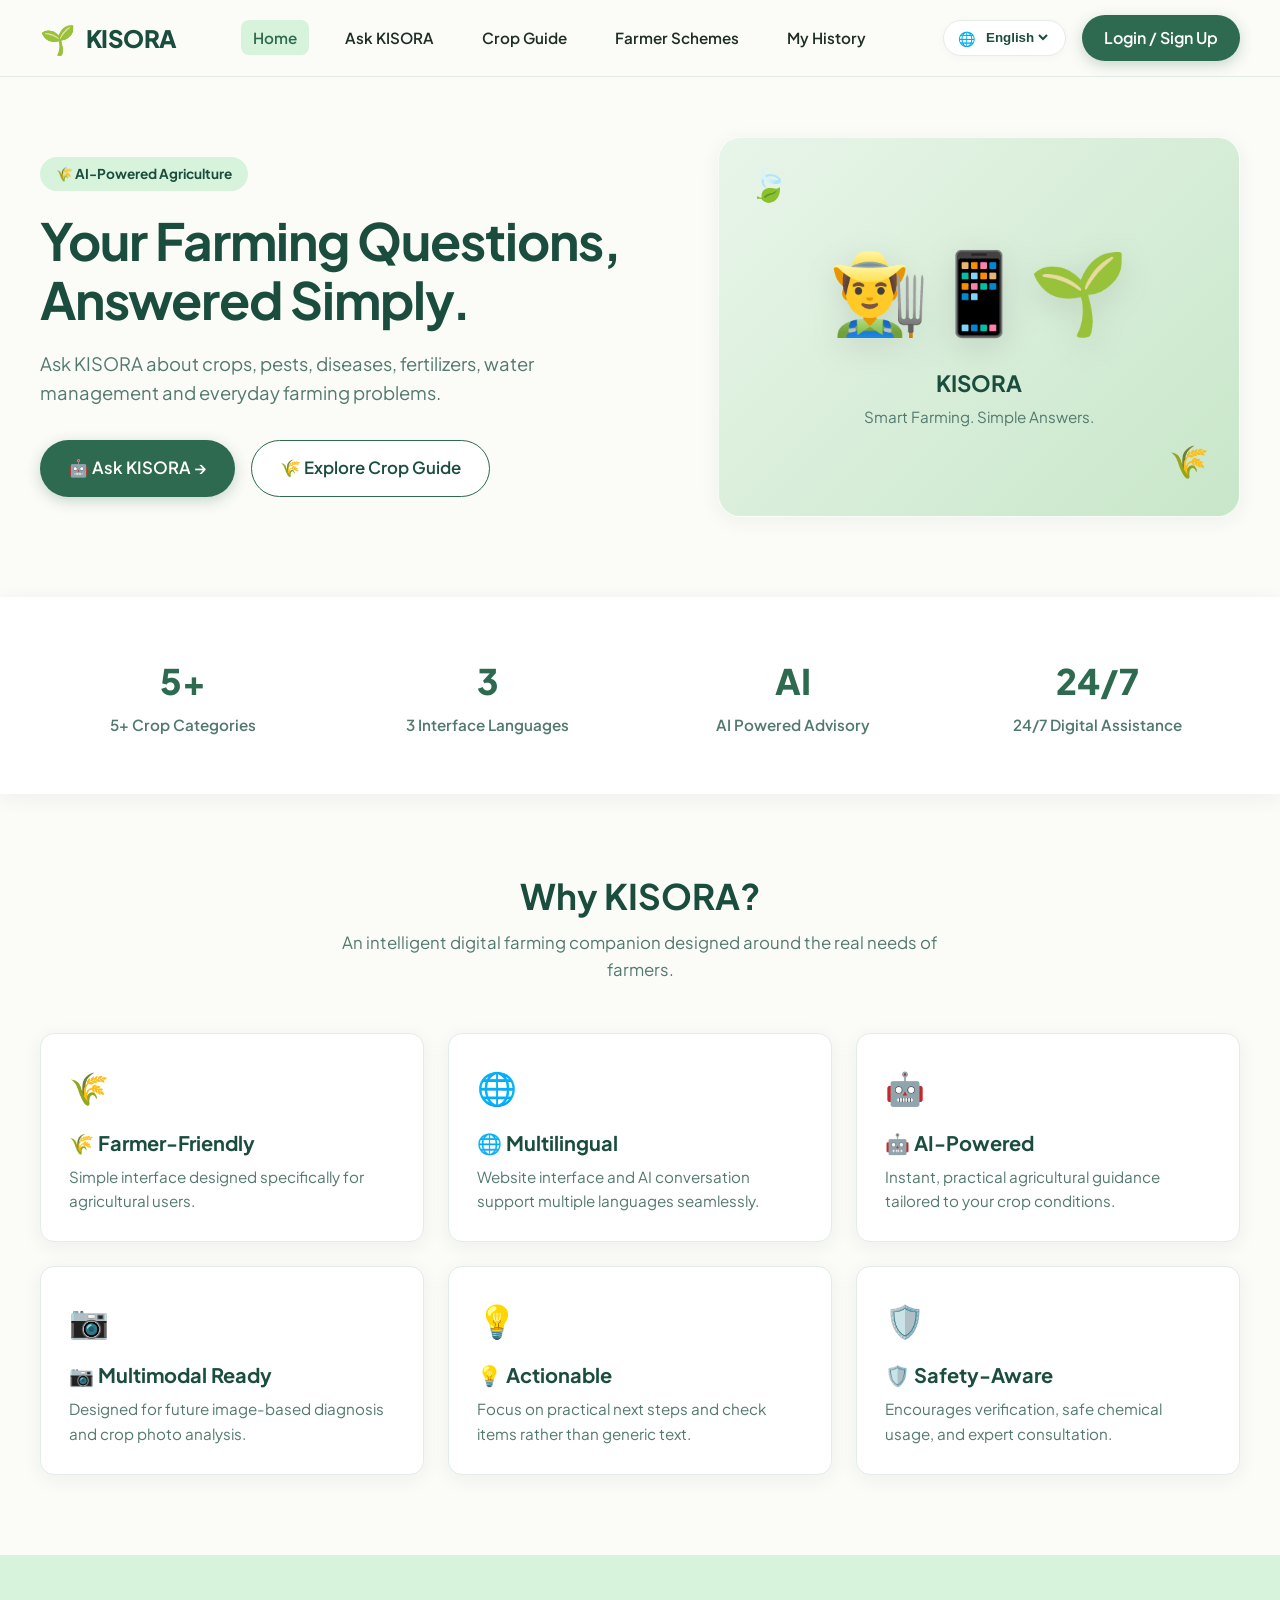
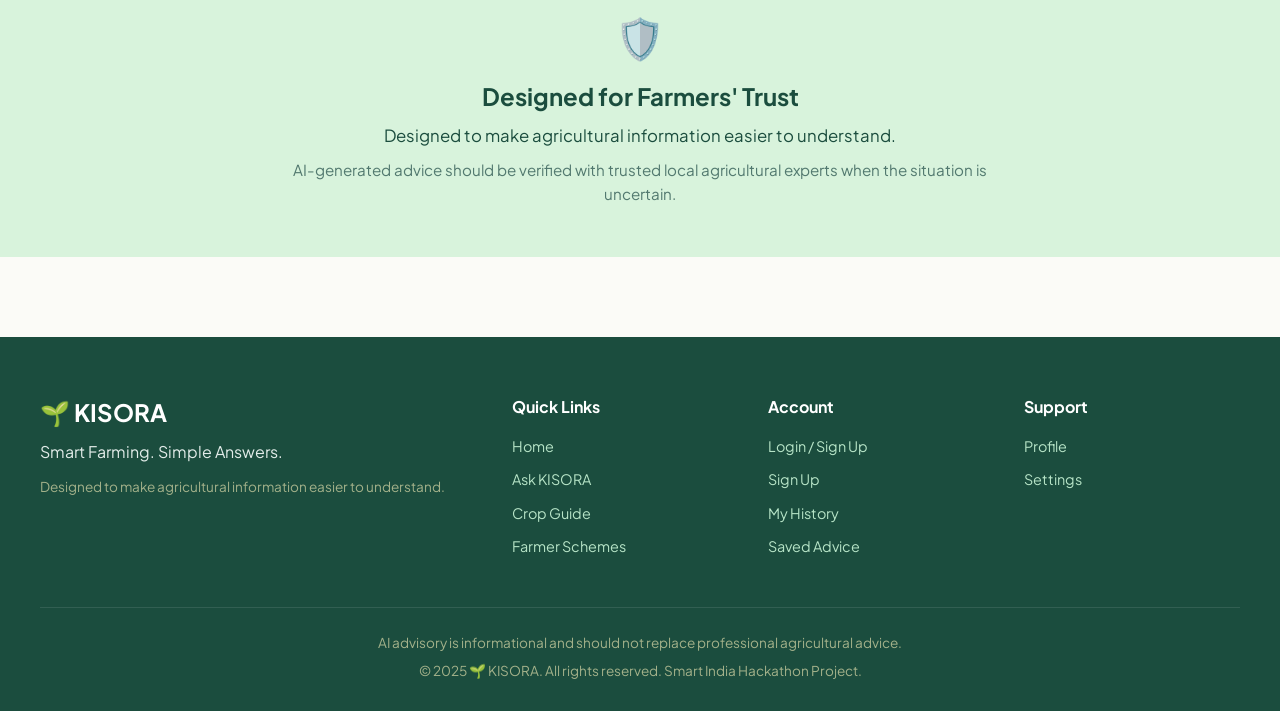
<file: Frontend/index.html>
<!DOCTYPE html>
<html lang="en">
<head>
    <meta charset="UTF-8">
    <meta name="viewport" content="width=device-width, initial-scale=1.0">
    <title>🌱 KISORA - Smart Farming Assistant</title>
    <link rel="preconnect" href="https://fonts.googleapis.com">
    <link rel="preconnect" href="https://fonts.gstatic.com" crossorigin>
    <link href="https://fonts.googleapis.com/css2?family=Plus+Jakarta+Sans:wght@400;500;600;700;800&display=swap" rel="stylesheet">
    <link rel="stylesheet" href="css/style.css">
</head>
<body>

    <!-- Navbar -->
    <nav class="navbar">
        <div class="container navbar-inner">
            <a href="index.html" class="brand-logo">
                <span class="brand-icon">🌱</span>
                <span data-i18n="brandName">KISORA</span>
            </a>

            <ul class="nav-links">
                <li><a href="index.html" class="nav-link active" data-i18n="navHome">Home</a></li>
                <li><a href="ask.html" class="nav-link" data-i18n="navAsk">Ask KISORA</a></li>
                <li><a href="crops.html" class="nav-link" data-i18n="navCrops">Crop Guide</a></li>
                <li><a href="schemes.html" class="nav-link" data-i18n="navSchemes">Farmer Schemes</a></li>
                <li><a href="history.html" class="nav-link" data-i18n="navHistory">My History</a></li>
            </ul>

            <div class="nav-right">
                <div class="website-lang-picker">
                    <span>🌐</span>
                    <select id="websiteLangSelect" onchange="i18n.setLang(this.value)">
                        <option value="en">English</option>
                        <option value="hi">हिन्दी</option>
                        <option value="gu">ગુજરાતી</option>
                    </select>
                </div>

                <div id="navAuthArea">
                    <a href="login.html" class="btn-primary" data-i18n="navLogin">Login / Sign Up</a>
                </div>

                <button class="mobile-toggle" onclick="toggleMobileMenu()">☰</button>
            </div>
        </div>

        <!-- Mobile Navigation Menu -->
        <div class="mobile-menu" id="mobileMenu">
            <a href="index.html" class="nav-link active" data-i18n="navHome">Home</a>
            <a href="ask.html" class="nav-link" data-i18n="navAsk">Ask KISORA</a>
            <a href="crops.html" class="nav-link" data-i18n="navCrops">Crop Guide</a>
            <a href="schemes.html" class="nav-link" data-i18n="navSchemes">Farmer Schemes</a>
            <a href="history.html" class="nav-link" data-i18n="navHistory">My History</a>
            <a href="saved.html" class="nav-link" data-i18n="navSaved">Saved Advice</a>
            <a href="login.html" class="btn-primary" data-i18n="navLogin" style="text-align: center; margin-top: 10px;">Login / Sign Up</a>
        </div>
    </nav>

    <!-- Hero Section -->
    <section class="hero">
        <div class="container hero-grid">
            <div class="hero-content">
                <div class="badge" data-i18n="heroBadge">🌾 AI-Powered Agriculture</div>
                <h1 class="hero-title" data-i18n="heroHeadline">
                    Your Farming Questions, <br><span data-i18n="heroHeadlineHighlight">Answered Simply.</span>
                </h1>
                <p class="hero-subtitle" data-i18n="heroSubheading">
                    Ask KISORA about crops, pests, diseases, fertilizers, water management and everyday farming problems.
                </p>
                <div class="hero-ctas">
                    <a href="ask.html" class="btn-primary" style="padding: 14px 28px; font-size: 1.05rem;" data-i18n="heroCtaAsk">🤖 Ask KISORA →</a>
                    <a href="crops.html" class="btn-secondary" style="padding: 14px 28px; font-size: 1.05rem;" data-i18n="heroCtaCrops">🌾 Explore Crop Guide</a>
                </div>
            </div>

            <div class="hero-visual">
                <span class="floating-leaf leaf1">🍃</span>
                <span class="floating-leaf leaf2">🌾</span>
                <div class="hero-illustration-icon">👨‍🌾📱🌱</div>
                <h3 style="color: var(--primary-deep); font-size: 1.4rem; margin-bottom: 8px;" data-i18n="brandName">KISORA</h3>
                <p style="color: var(--text-muted); font-size: 0.95rem;" data-i18n="tagline">Smart Farming. Simple Answers.</p>
            </div>
        </div>
    </section>

    <!-- Hero Statistics -->
    <section class="stats-section">
        <div class="container stats-grid">
            <div class="stat-card">
                <div class="stat-number">5+</div>
                <div class="stat-label" data-i18n="statCrops">Crop Categories</div>
            </div>
            <div class="stat-card">
                <div class="stat-number">3</div>
                <div class="stat-label" data-i18n="statLangs">Interface Languages</div>
            </div>
            <div class="stat-card">
                <div class="stat-number">AI</div>
                <div class="stat-label" data-i18n="statAi">Powered Advisory</div>
            </div>
            <div class="stat-card">
                <div class="stat-number">24/7</div>
                <div class="stat-label" data-i18n="statSupport">Digital Assistance</div>
            </div>
        </div>
    </section>

    <!-- Why KISORA Section -->
    <section class="features-section">
        <div class="container">
            <div class="section-header">
                <h2 class="section-title" data-i18n="whyTitle">Why KISORA?</h2>
                <p class="section-subtitle" data-i18n="whySub">An intelligent digital farming companion designed around the real needs of farmers.</p>
            </div>

            <div class="features-grid">
                <div class="card">
                    <span class="card-icon">🌾</span>
                    <h3 class="card-title" data-i18n="feat1Title">Farmer-Friendly</h3>
                    <p class="card-text" data-i18n="feat1Desc">Simple interface designed specifically for agricultural users.</p>
                </div>
                <div class="card">
                    <span class="card-icon">🌐</span>
                    <h3 class="card-title" data-i18n="feat2Title">Multilingual</h3>
                    <p class="card-text" data-i18n="feat2Desc">Website interface and AI conversation support multiple languages seamlessly.</p>
                </div>
                <div class="card">
                    <span class="card-icon">🤖</span>
                    <h3 class="card-title" data-i18n="feat3Title">AI-Powered</h3>
                    <p class="card-text" data-i18n="feat3Desc">Instant, practical agricultural guidance tailored to your crop conditions.</p>
                </div>
                <div class="card">
                    <span class="card-icon">📷</span>
                    <h3 class="card-title" data-i18n="feat4Title">Multimodal Ready</h3>
                    <p class="card-text" data-i18n="feat4Desc">Designed for future image-based diagnosis and crop photo analysis.</p>
                </div>
                <div class="card">
                    <span class="card-icon">💡</span>
                    <h3 class="card-title" data-i18n="feat5Title">Actionable</h3>
                    <p class="card-text" data-i18n="feat5Desc">Focus on practical next steps and check items rather than generic text.</p>
                </div>
                <div class="card">
                    <span class="card-icon">🛡️</span>
                    <h3 class="card-title" data-i18n="feat6Title">Safety-Aware</h3>
                    <p class="card-text" data-i18n="feat6Desc">Encourages verification, safe chemical usage, and expert consultation.</p>
                </div>
            </div>
        </div>
    </section>

    <!-- Trust Section -->
    <section style="background: var(--primary-soft); padding: 50px 0; text-align: center;">
        <div class="container" style="max-width: 800px;">
            <span style="font-size: 2.5rem; display: block; margin-bottom: 12px;">🛡️</span>
            <h2 style="margin-bottom: 12px;" data-i18n="trustTitle">Designed for Farmers' Trust</h2>
            <p style="font-size: 1.05rem; color: var(--primary-deep); margin-bottom: 8px;" data-i18n="trustText1">
                Designed to make agricultural information easier to understand.
            </p>
            <p style="font-size: 0.95rem; color: var(--text-muted);" data-i18n="trustText2">
                AI-generated advice should be verified with trusted local agricultural experts when the situation is uncertain.
            </p>
        </div>
    </section>

    <!-- Footer -->
    <footer class="footer">
        <div class="container">
            <div class="footer-grid">
                <div class="footer-brand">
                    <h3>🌱 KISORA</h3>
                    <p data-i18n="tagline">Smart Farming. Simple Answers.</p>
                    <p style="font-size: 0.85rem; color: #a3b18a; margin-top: 12px;" data-i18n="trustText1">
                        Designed to make agricultural information easier to understand.
                    </p>
                </div>

                <div>
                    <h4 class="footer-links-title">Quick Links</h4>
                    <ul class="footer-links">
                        <li><a href="index.html" data-i18n="navHome">Home</a></li>
                        <li><a href="ask.html" data-i18n="navAsk">Ask KISORA</a></li>
                        <li><a href="crops.html" data-i18n="navCrops">Crop Guide</a></li>
                        <li><a href="schemes.html" data-i18n="navSchemes">Farmer Schemes</a></li>
                    </ul>
                </div>

                <div>
                    <h4 class="footer-links-title">Account</h4>
                    <ul class="footer-links">
                        <li><a href="login.html" data-i18n="navLogin">Login</a></li>
                        <li><a href="signup.html">Sign Up</a></li>
                        <li><a href="history.html" data-i18n="navHistory">My History</a></li>
                        <li><a href="saved.html" data-i18n="navSaved">Saved Advice</a></li>
                    </ul>
                </div>

                <div>
                    <h4 class="footer-links-title">Support</h4>
                    <ul class="footer-links">
                        <li><a href="profile.html" data-i18n="navProfile">Profile</a></li>
                        <li><a href="settings.html" data-i18n="navSettings">Settings</a></li>
                    </ul>
                </div>
            </div>

            <div class="footer-bottom">
                <p data-i18n="footerNotice">AI advisory is informational and should not replace professional agricultural advice.</p>
                <p style="margin-top: 6px;">© 2025 🌱 KISORA. <span data-i18n="footerRights">All rights reserved. Smart India Hackathon Project.</span></p>
            </div>
        </div>
    </footer>

    <!-- Toast Container -->
    <div id="toastContainer" class="toast-container"></div>

    <script src="js/i18n.js"></script>
    <script src="js/auth.js"></script>
    <script>
        function toggleMobileMenu() {
            const menu = document.getElementById('mobileMenu');
            menu.classList.toggle('open');
        }

        // Render Navbar user avatar if logged in
        document.addEventListener('DOMContentLoaded', () => {
            const user = authService.getUser();
            const navAuthArea = document.getElementById('navAuthArea');
            if (user && navAuthArea) {
                navAuthArea.innerHTML = `
                    <div class="user-dropdown">
                        <button class="user-avatar-btn" onclick="toggleUserDropdown()">
                            <span>👨‍🌾</span>
                            <span>${user.name}</span>
                            <small>▼</small>
                        </button>
                        <div class="dropdown-menu" id="userDropdownMenu">
                            <a href="dashboard.html" class="dropdown-item">📊 <span data-i18n="navDashboard">Dashboard</span></a>
                            <a href="profile.html" class="dropdown-item">👤 <span data-i18n="navProfile">Profile</span></a>
                            <a href="history.html" class="dropdown-item">📜 <span data-i18n="navHistory">My Questions</span></a>
                            <a href="saved.html" class="dropdown-item">❤️ <span data-i18n="navSaved">Saved Advice</span></a>
                            <a href="settings.html" class="dropdown-item">⚙️ <span data-i18n="navSettings">Settings</span></a>
                            <a href="#" onclick="authService.logout()" class="dropdown-item" style="color: #e63946;">🚪 <span data-i18n="navLogout">Logout</span></a>
                        </div>
                    </div>
                `;
            }
        });

        function toggleUserDropdown() {
            const dropdown = document.getElementById('userDropdownMenu');
            if (dropdown) dropdown.classList.toggle('show');
        }

        function showToast(message) {
            const container = document.getElementById('toastContainer');
            if (!container) return;
            const toast = document.createElement('div');
            toast.className = 'toast';
            toast.innerHTML = `<span>✓</span> <span>${message}</span>`;
            container.appendChild(toast);
            setTimeout(() => toast.remove(), 3000);
        }
    </script>
</body>
</html>
</file>
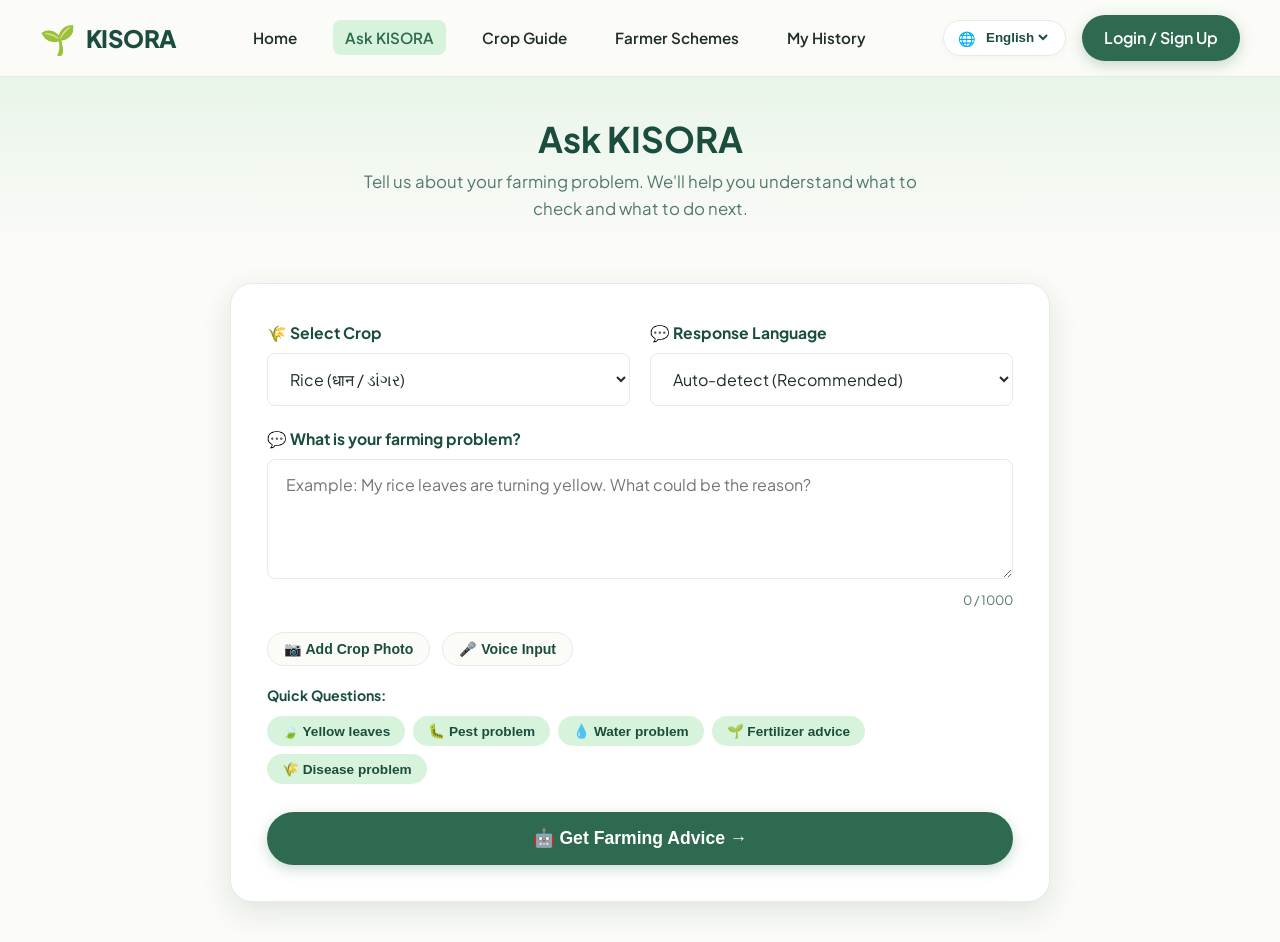
<file: Frontend/ask.html>
<!DOCTYPE html>
<html lang="en">
<head>
    <meta charset="UTF-8">
    <meta name="viewport" content="width=device-width, initial-scale=1.0">
    <title>Ask KISORA - 🌱 Smart Agricultural Advisory</title>
    <link href="https://fonts.googleapis.com/css2?family=Plus+Jakarta+Sans:wght@400;500;600;700;800&display=swap" rel="stylesheet">
    <link rel="stylesheet" href="css/style.css">
</head>
<body>

    <!-- Navbar -->
    <nav class="navbar">
        <div class="container navbar-inner">
            <a href="index.html" class="brand-logo">
                <span class="brand-icon">🌱</span>
                <span data-i18n="brandName">KISORA</span>
            </a>

            <ul class="nav-links">
                <li><a href="index.html" class="nav-link" data-i18n="navHome">Home</a></li>
                <li><a href="ask.html" class="nav-link active" data-i18n="navAsk">Ask KISORA</a></li>
                <li><a href="crops.html" class="nav-link" data-i18n="navCrops">Crop Guide</a></li>
                <li><a href="schemes.html" class="nav-link" data-i18n="navSchemes">Farmer Schemes</a></li>
                <li><a href="history.html" class="nav-link" data-i18n="navHistory">My History</a></li>
            </ul>

            <div class="nav-right">
                <div class="website-lang-picker">
                    <span>🌐</span>
                    <select id="websiteLangSelect" onchange="i18n.setLang(this.value)">
                        <option value="en">English</option>
                        <option value="hi">हिन्दी</option>
                        <option value="gu">ગુજરાતી</option>
                    </select>
                </div>

                <div id="navAuthArea">
                    <a href="login.html" class="btn-primary" data-i18n="navLogin">Login / Sign Up</a>
                </div>

                <button class="mobile-toggle" onclick="toggleMobileMenu()">☰</button>
            </div>
        </div>

        <div class="mobile-menu" id="mobileMenu">
            <a href="index.html" class="nav-link" data-i18n="navHome">Home</a>
            <a href="ask.html" class="nav-link active" data-i18n="navAsk">Ask KISORA</a>
            <a href="crops.html" class="nav-link" data-i18n="navCrops">Crop Guide</a>
            <a href="schemes.html" class="nav-link" data-i18n="navSchemes">Farmer Schemes</a>
            <a href="history.html" class="nav-link" data-i18n="navHistory">My History</a>
            <a href="saved.html" class="nav-link" data-i18n="navSaved">Saved Advice</a>
            <a href="login.html" class="btn-primary" data-i18n="navLogin" style="text-align: center; margin-top: 10px;">Login / Sign Up</a>
        </div>
    </nav>

    <!-- Ask Section Header -->
    <div style="background: linear-gradient(180deg, #e8f5e9 0%, var(--bg-cream) 100%); padding: 40px 0 20px 0; text-align: center;">
        <div class="container">
            <h1 style="font-size: 2.2rem; margin-bottom: 8px;" data-i18n="askTitle">Ask KISORA</h1>
            <p style="color: var(--text-muted); font-size: 1.05rem; max-width: 600px; margin: 0 auto;" data-i18n="askSubtitle">
                Tell us about your farming problem. We'll help you understand what to check and what to do next.
            </p>
        </div>
    </div>

    <!-- Main Advisory Container -->
    <main class="container ask-container">
        <div class="ask-card">

            <div style="display: grid; grid-template-columns: 1fr 1fr; gap: 20px; margin-bottom: 20px;">
                <!-- Crop Selector -->
                <div class="form-group" style="margin-bottom: 0;">
                    <label class="form-label" data-i18n="labelCrop">🌾 Crop</label>
                    <select id="cropSelect" class="form-control">
                        <option value="rice">Rice (धान / ડાંગર)</option>
                        <option value="wheat">Wheat (गेहूं / ઘઉં)</option>
                        <option value="cotton">Cotton (कपास / કપાસ)</option>
                        <option value="groundnut">Groundnut (मूंगफली / મગફળી)</option>
                        <option value="vegetables">Vegetables (सब्जियां / શાકભાજી)</option>
                        <option value="other">Other / General</option>
                    </select>
                </div>

                <!-- Response Language Selector (Decoupled from Website UI Language) -->
                <div class="form-group" style="margin-bottom: 0;">
                    <label class="form-label" data-i18n="labelChatLang">💬 Response Language</label>
                    <select id="chatLangSelect" class="form-control">
                        <option value="auto">Auto-detect (Recommended)</option>
                        <option value="en">English</option>
                        <option value="hi">हिन्दी (Hindi)</option>
                        <option value="gu">ગુજરાતી (Gujarati)</option>
                    </select>
                </div>
            </div>

            <!-- Question Textarea -->
            <div class="form-group">
                <label class="form-label" data-i18n="labelQuestion">💬 What is your farming problem?</label>
                <textarea id="questionInput" class="form-control" placeholder="Example: My rice leaves are turning yellow. What could be the reason?" maxlength="1000" oninput="updateCharCount()"></textarea>
                <div class="char-counter"><span id="charCount">0</span> / 1000</div>
            </div>

            <!-- Tools & Quick Chips -->
            <div class="input-actions">
                <button type="button" class="btn-tool" onclick="triggerPhotoUpload()" data-i18n="addPhotoBtn">📷 Add Crop Photo</button>
                <button type="button" class="btn-tool" id="btnVoice" onclick="toggleVoiceInput()" data-i18n="voiceBtn">🎤 Voice Input</button>
            </div>

            <div class="quick-questions-wrapper">
                <span style="font-size: 0.88rem; font-weight: 700; color: var(--primary-deep);" data-i18n="quickQuestionsTitle">Quick Questions:</span>
                <div class="quick-chips">
                    <button class="chip" onclick="fillQuestion('My crop leaves are turning yellow, what should I do?')" data-i18n="btnQuickYellow">🍃 Yellow leaves</button>
                    <button class="chip" onclick="fillQuestion('There are small insects eating my crop leaves.')" data-i18n="btnQuickPest">🐛 Pest problem</button>
                    <button class="chip" onclick="fillQuestion('How much water and irrigation does my crop need?')" data-i18n="btnQuickWater">💧 Water problem</button>
                    <button class="chip" onclick="fillQuestion('Which fertilizer is best for healthy yield?')" data-i18n="btnQuickFertilizer">🌱 Fertilizer advice</button>
                    <button class="chip" onclick="fillQuestion('How to treat fungal leaf spots on my plants?')" data-i18n="btnQuickDisease">🌾 Disease problem</button>
                </div>
            </div>

            <!-- Primary Action Button -->
            <button id="btnSubmitQuery" class="btn-primary" style="width: 100%; padding: 16px; font-size: 1.1rem; margin-top: 28px;" onclick="submitQuery()">
                <span id="btnText" data-i18n="btnGetAdvice">🤖 Get Farming Advice →</span>
            </button>

            <!-- Loading Box -->
            <div id="loadingBox" class="loading-box">
                <div style="font-weight: 700; color: var(--primary-deep); margin-bottom: 12px; font-size: 1.05rem;" data-i18n="btnThinking">🌱 KISORA is thinking...</div>
                <div class="loading-step"><span class="loading-spinner"></span> <span data-i18n="step1">✓ Understanding your question</span></div>
                <div class="loading-step"><span class="loading-spinner"></span> <span data-i18n="step2">✓ Checking crop context</span></div>
                <div class="loading-step"><span class="loading-spinner"></span> <span data-i18n="step3">● Preparing agricultural guidance</span></div>
            </div>

            <!-- AI Response Display Box -->
            <div id="responseBox" class="ai-response-box">
                <div class="advisory-header">
                    <div style="font-weight: 800; font-size: 1.1rem; display: flex; align-items: center; gap: 8px;">
                        <span>🌱</span> <span data-i18n="responseHeader">KISORA AI RESPONSE</span>
                    </div>
                    <span style="font-size: 0.88rem; background: rgba(255,255,255,0.2); padding: 4px 12px; border-radius: 20px;" data-i18n="statusGenerated">✓ Advisory Generated</span>
                </div>

                <div class="advisory-body">
                    <!-- User Question echo -->
                    <div class="advisory-section">
                        <h4 class="advisory-section-title">💬 <span data-i18n="headingYourQuestion">Your Question</span></h4>
                        <p id="resQuestionText" style="font-style: italic; color: var(--text-dark); background: var(--bg-cream); padding: 12px; border-radius: 6px; border-left: 3px solid var(--primary-main);"></p>
                    </div>

                    <!-- Summary -->
                    <div class="advisory-section">
                        <p id="resSummaryText" style="font-size: 1.05rem; font-weight: 600; color: var(--primary-deep); line-height: 1.5;"></p>
                    </div>

                    <!-- Possible Causes -->
                    <div class="advisory-section">
                        <h4 class="advisory-section-title">🔍 <span data-i18n="headingCauses">Possible Causes</span></h4>
                        <ul id="resCausesList" class="advisory-list"></ul>
                    </div>

                    <!-- What to Check -->
                    <div class="advisory-section">
                        <h4 class="advisory-section-title">📋 <span data-i18n="headingChecklist">What You Should Check</span></h4>
                        <ul id="resChecklistList" class="advisory-list"></ul>
                    </div>

                    <!-- Recommended Steps -->
                    <div class="advisory-section">
                        <h4 class="advisory-section-title">🌱 <span data-i18n="headingSteps">Recommended Steps</span></h4>
                        <ol id="resStepsList" style="padding-left: 20px; color: var(--text-dark);" class="advisory-list"></ol>
                    </div>

                    <!-- Safety Note -->
                    <div class="advisory-section">
                        <div class="safety-box">
                            <strong>⚠️ <span data-i18n="headingSafety">Safety Note</span>:</strong> <span id="resSafetyText"></span>
                        </div>
                    </div>

                    <!-- Expert Escalation -->
                    <div id="resEscalationSection" class="advisory-section" style="display: none;">
                        <div style="background: #eef2f5; border-left: 4px solid var(--primary-light); padding: 12px 16px; border-radius: 4px; font-size: 0.9rem;">
                            <strong>👨‍🌾 <span data-i18n="headingEscalation">When to Consult an Expert</span>:</strong> <span id="resEscalationText"></span>
                        </div>
                    </div>

                    <!-- Actions -->
                    <div class="response-actions">
                        <button class="btn-secondary" onclick="speakResponse()" data-i18n="btnListen">🔊 Listen</button>
                        <button class="btn-secondary" onclick="copyResponse()" data-i18n="btnCopy">📋 Copy</button>
                        <button id="btnSaveAdvice" class="btn-secondary" onclick="saveCurrentAdvice()" data-i18n="btnSave">❤️ Save Advice</button>
                    </div>

                    <!-- Feedback -->
                    <div style="margin-top: 20px; text-align: center; font-size: 0.9rem; color: var(--text-muted);">
                        <span data-i18n="feedbackPrompt">Was this advice helpful?</span>
                        <button class="chip" style="margin-left: 10px;" onclick="handleFeedback(true)" data-i18n="btnYes">👍 Yes</button>
                        <button class="chip" onclick="handleFeedback(false)" data-i18n="btnNo">👎 No</button>
                    </div>
                </div>
            </div>

        </div>
    </main>

    <!-- Toast Notifications -->
    <div id="toastContainer" class="toast-container"></div>

    <script src="js/i18n.js"></script>
    <script src="js/api.js"></script>
    <script src="js/auth.js"></script>
    <script>
        let lastAdvisoryData = null;

        function updateCharCount() {
            const val = document.getElementById('questionInput').value;
            document.getElementById('charCount').innerText = val.length;
        }

        function fillQuestion(text) {
            const input = document.getElementById('questionInput');
            input.value = text;
            updateCharCount();
            input.focus();
        }

        function triggerPhotoUpload() {
            showToast(i18n.t('photoComingSoon'));
        }

        // Voice Input
        let recognition = null;
        if ('webkitSpeechRecognition' in window || 'SpeechRecognition' in window) {
            const SpeechRecognition = window.SpeechRecognition || window.webkitSpeechRecognition;
            recognition = new SpeechRecognition();
            recognition.continuous = false;
            recognition.interimResults = false;

            recognition.onresult = (event) => {
                const transcript = event.results[0][0].transcript;
                document.getElementById('questionInput').value = transcript;
                updateCharCount();
                document.getElementById('btnVoice').innerText = i18n.t('voiceBtn');
                showToast("Voice input captured!");
            };

            recognition.onerror = () => {
                document.getElementById('btnVoice').innerText = i18n.t('voiceBtn');
                showToast("Speech recognition error or denied.");
            };
        }

        function toggleVoiceInput() {
            if (!recognition) {
                showToast("Voice input not supported in this browser.");
                return;
            }
            const btn = document.getElementById('btnVoice');
            btn.innerText = i18n.t('voiceListening');
            recognition.start();
        }

        async function submitQuery() {
            const question = document.getElementById('questionInput').value.trim();
            const crop = document.getElementById('cropSelect').value;
            const chatLanguage = document.getElementById('chatLangSelect').value;

            if (!question) {
                showToast("Please enter a farming question.");
                return;
            }

            const btn = document.getElementById('btnSubmitQuery');
            const btnText = document.getElementById('btnText');
            const loadingBox = document.getElementById('loadingBox');
            const responseBox = document.getElementById('responseBox');

            btn.disabled = true;
            btnText.innerText = i18n.t('btnThinking');
            loadingBox.classList.add('show');
            responseBox.classList.remove('show');

            try {
                const res = await apiService.askKisora({
                    question,
                    crop,
                    chatLanguage
                });

                lastAdvisoryData = res;

                // Add to user history
                authService.addHistoryItem({
                    question: res.question,
                    crop: res.crop,
                    chatLanguage: res.chat_language,
                    advisory: res.advisory
                });

                // Display Advisory
                renderAdvisory(res);
                loadingBox.classList.remove('show');
                responseBox.classList.add('show');
                responseBox.scrollIntoView({ behavior: 'smooth' });

            } catch (err) {
                loadingBox.classList.remove('show');
                showToast(err.message || "Unable to connect to KISORA AI.");
            } finally {
                btn.disabled = false;
                btnText.innerText = i18n.t('btnGetAdvice');
            }
        }

        function renderAdvisory(res) {
            const adv = res.advisory;
            document.getElementById('resQuestionText').innerText = res.question;
            document.getElementById('resSummaryText').innerText = adv.summary;

            // Causes
            const causesList = document.getElementById('resCausesList');
            causesList.innerHTML = adv.possible_causes.map(c => `<li>${c}</li>`).join('');

            // What to check
            const checkList = document.getElementById('resChecklistList');
            checkList.innerHTML = adv.what_to_check.map(c => `<li>${c}</li>`).join('');

            // Steps
            const stepsList = document.getElementById('resStepsList');
            stepsList.innerHTML = adv.recommended_steps.map(s => `<li>${s}</li>`).join('');

            // Safety
            document.getElementById('resSafetyText').innerText = adv.safety_note;

            // Escalation
            const escSec = document.getElementById('resEscalationSection');
            if (adv.expert_escalation) {
                document.getElementById('resEscalationText').innerText = adv.expert_escalation;
                escSec.style.display = 'block';
            } else {
                escSec.style.display = 'none';
            }

            // Reset Save button
            document.getElementById('btnSaveAdvice').innerText = i18n.t('btnSave');
        }

        function speakResponse() {
            if (!lastAdvisoryData) return;
            if ('speechSynthesis' in window) {
                const text = `${lastAdvisoryData.advisory.summary}. Recommended steps: ${lastAdvisoryData.advisory.recommended_steps.join('. ')}`;
                const utterance = new SpeechSynthesisUtterance(text);
                window.speechSynthesis.speak(utterance);
                showToast("Playing voice audio...");
            } else {
                showToast("Text-to-speech not supported.");
            }
        }

        function copyResponse() {
            if (!lastAdvisoryData) return;
            const text = `🌱 KISORA Advisory for ${lastAdvisoryData.crop.toUpperCase()}\nQuestion: ${lastAdvisoryData.question}\n\nSummary:\n${lastAdvisoryData.advisory.summary}\n\nRecommended Steps:\n${lastAdvisoryData.advisory.recommended_steps.map((s,i) => `${i+1}. ${s}`).join('\n')}`;
            navigator.clipboard.writeText(text);
            showToast("Advice copied ✓");
        }

        function saveCurrentAdvice() {
            if (!lastAdvisoryData) return;
            const success = authService.saveAdvice({
                question: lastAdvisoryData.question,
                crop: lastAdvisoryData.crop,
                summary: lastAdvisoryData.advisory.summary,
                recommendedSteps: lastAdvisoryData.advisory.recommended_steps
            });

            if (success) {
                document.getElementById('btnSaveAdvice').innerText = i18n.t('btnSaved');
                showToast("Advice saved ✓");
            } else {
                showToast("Advice already in saved list.");
            }
        }

        function handleFeedback(isHelpful) {
            showToast(isHelpful ? "Thank you for your feedback! 👍" : "Thanks! We'll improve our guidance.");
        }

        function toggleMobileMenu() {
            const menu = document.getElementById('mobileMenu');
            menu.classList.toggle('open');
        }

        function showToast(message) {
            const container = document.getElementById('toastContainer');
            const toast = document.createElement('div');
            toast.className = 'toast';
            toast.innerHTML = `<span>✓</span> <span>${message}</span>`;
            container.appendChild(toast);
            setTimeout(() => toast.remove(), 3000);
        }

        document.addEventListener('DOMContentLoaded', () => {
            const user = authService.getUser();
            const navAuthArea = document.getElementById('navAuthArea');
            if (user && navAuthArea) {
                navAuthArea.innerHTML = `
                    <div class="user-dropdown">
                        <button class="user-avatar-btn" onclick="toggleUserDropdown()">
                            <span>👨‍🌾</span>
                            <span>${user.name}</span>
                            <small>▼</small>
                        </button>
                        <div class="dropdown-menu" id="userDropdownMenu">
                            <a href="dashboard.html" class="dropdown-item">📊 <span data-i18n="navDashboard">Dashboard</span></a>
                            <a href="profile.html" class="dropdown-item">👤 <span data-i18n="navProfile">Profile</span></a>
                            <a href="history.html" class="dropdown-item">📜 <span data-i18n="navHistory">My Questions</span></a>
                            <a href="saved.html" class="dropdown-item">❤️ <span data-i18n="navSaved">Saved Advice</span></a>
                            <a href="settings.html" class="dropdown-item">⚙️ <span data-i18n="navSettings">Settings</span></a>
                            <a href="#" onclick="authService.logout()" class="dropdown-item" style="color: #e63946;">🚪 <span data-i18n="navLogout">Logout</span></a>
                        </div>
                    </div>
                `;
            }
        });

        function toggleUserDropdown() {
            const dropdown = document.getElementById('userDropdownMenu');
            if (dropdown) dropdown.classList.toggle('show');
        }
    </script>
</body>
</html>
</file>
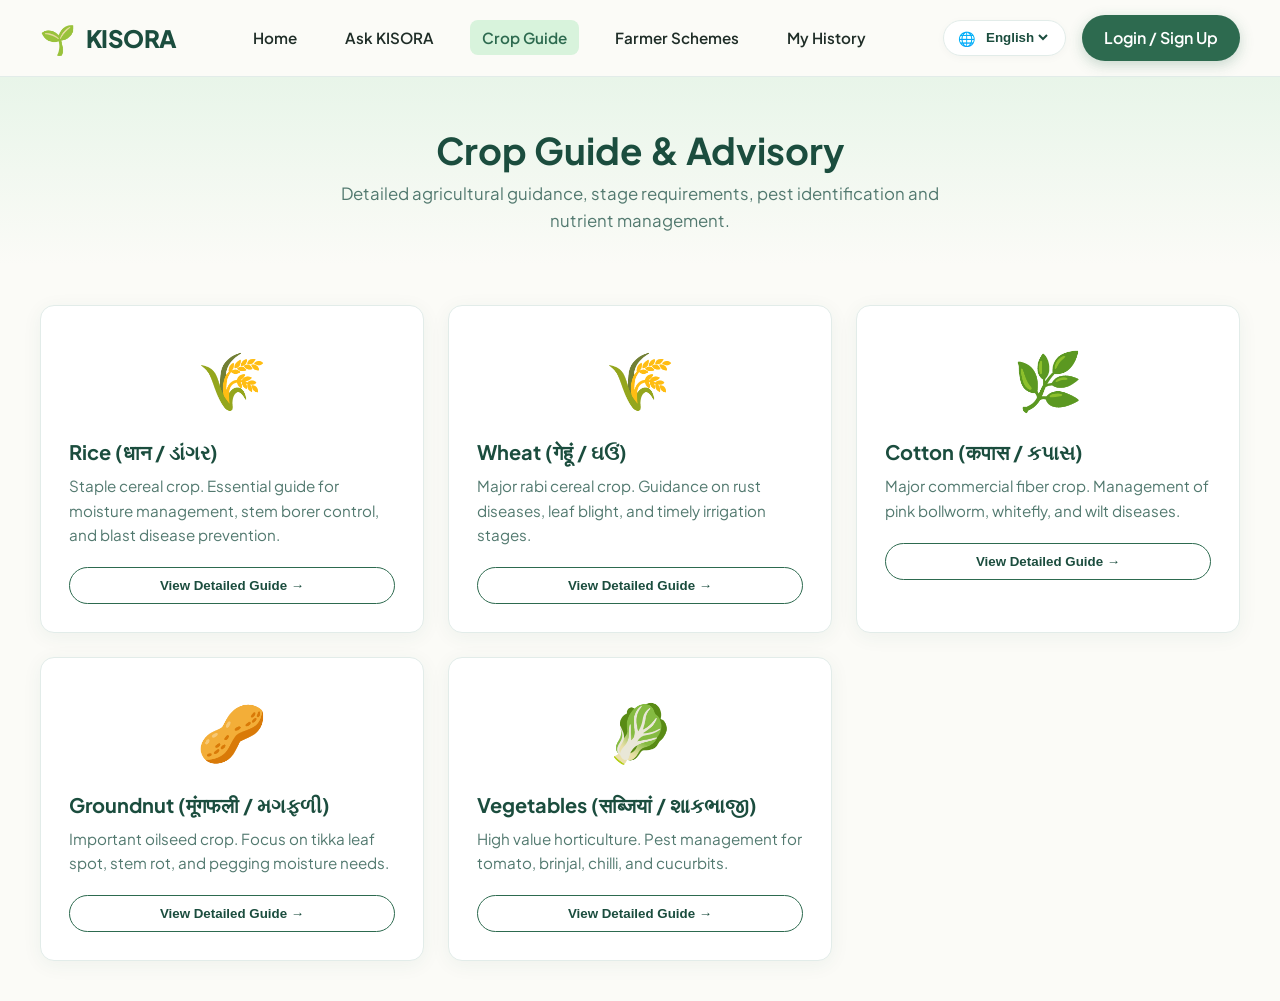
<file: Frontend/crops.html>
<!DOCTYPE html>
<html lang="en">
<head>
    <meta charset="UTF-8">
    <meta name="viewport" content="width=device-width, initial-scale=1.0">
    <title>Crop Guide - 🌱 KISORA</title>
    <link href="https://fonts.googleapis.com/css2?family=Plus+Jakarta+Sans:wght@400;500;600;700;800&display=swap" rel="stylesheet">
    <link rel="stylesheet" href="css/style.css">
</head>
<body>

    <!-- Navbar -->
    <nav class="navbar">
        <div class="container navbar-inner">
            <a href="index.html" class="brand-logo">
                <span class="brand-icon">🌱</span>
                <span data-i18n="brandName">KISORA</span>
            </a>

            <ul class="nav-links">
                <li><a href="index.html" class="nav-link" data-i18n="navHome">Home</a></li>
                <li><a href="ask.html" class="nav-link" data-i18n="navAsk">Ask KISORA</a></li>
                <li><a href="crops.html" class="nav-link active" data-i18n="navCrops">Crop Guide</a></li>
                <li><a href="schemes.html" class="nav-link" data-i18n="navSchemes">Farmer Schemes</a></li>
                <li><a href="history.html" class="nav-link" data-i18n="navHistory">My History</a></li>
            </ul>

            <div class="nav-right">
                <div class="website-lang-picker">
                    <span>🌐</span>
                    <select id="websiteLangSelect" onchange="i18n.setLang(this.value)">
                        <option value="en">English</option>
                        <option value="hi">हिन्दी</option>
                        <option value="gu">ગુજરાતી</option>
                    </select>
                </div>

                <div id="navAuthArea">
                    <a href="login.html" class="btn-primary" data-i18n="navLogin">Login / Sign Up</a>
                </div>

                <button class="mobile-toggle" onclick="toggleMobileMenu()">☰</button>
            </div>
        </div>

        <div class="mobile-menu" id="mobileMenu">
            <a href="index.html" class="nav-link" data-i18n="navHome">Home</a>
            <a href="ask.html" class="nav-link" data-i18n="navAsk">Ask KISORA</a>
            <a href="crops.html" class="nav-link active" data-i18n="navCrops">Crop Guide</a>
            <a href="schemes.html" class="nav-link" data-i18n="navSchemes">Farmer Schemes</a>
            <a href="history.html" class="nav-link" data-i18n="navHistory">My History</a>
            <a href="saved.html" class="nav-link" data-i18n="navSaved">Saved Advice</a>
            <a href="login.html" class="btn-primary" data-i18n="navLogin" style="text-align: center; margin-top: 10px;">Login / Sign Up</a>
        </div>
    </nav>

    <!-- Header -->
    <div style="background: linear-gradient(180deg, #e8f5e9 0%, var(--bg-cream) 100%); padding: 50px 0 30px 0; text-align: center;">
        <div class="container">
            <h1 style="font-size: 2.3rem; margin-bottom: 8px;" data-i18n="cropGuideTitle">Crop Guide & Advisory</h1>
            <p style="color: var(--text-muted); font-size: 1.05rem; max-width: 650px; margin: 0 auto;" data-i18n="cropGuideSubtitle">
                Detailed agricultural guidance, stage requirements, pest identification and nutrient management.
            </p>
        </div>
    </div>

    <!-- Crops Grid -->
    <main class="container" style="padding: 40px 20px;">
        <div class="features-grid">

            <!-- Rice -->
            <div class="card">
                <div style="font-size: 3.5rem; text-align: center; margin-bottom: 16px;">🌾</div>
                <h3 class="card-title" data-i18n="cropRiceName">Rice (धान / ડાંગર)</h3>
                <p class="card-text" style="margin-bottom: 20px;" data-i18n="cropRiceDesc">
                    Staple cereal crop. Essential guide for moisture management, stem borer control, and blast disease prevention.
                </p>
                <button class="btn-secondary" style="width: 100%;" onclick="openCropModal('rice')">
                    <span data-i18n="btnViewGuide">View Detailed Guide →</span>
                </button>
            </div>

            <!-- Wheat -->
            <div class="card">
                <div style="font-size: 3.5rem; text-align: center; margin-bottom: 16px;">🌾</div>
                <h3 class="card-title" data-i18n="cropWheatName">Wheat (गेहूं / ઘઉં)</h3>
                <p class="card-text" style="margin-bottom: 20px;" data-i18n="cropWheatDesc">
                    Major rabi cereal crop. Guidance on rust diseases, leaf blight, and timely irrigation stages.
                </p>
                <button class="btn-secondary" style="width: 100%;" onclick="openCropModal('wheat')">
                    <span data-i18n="btnViewGuide">View Detailed Guide →</span>
                </button>
            </div>

            <!-- Cotton -->
            <div class="card">
                <div style="font-size: 3.5rem; text-align: center; margin-bottom: 16px;">🌿</div>
                <h3 class="card-title" data-i18n="cropCottonName">Cotton (कपास / કપાસ)</h3>
                <p class="card-text" style="margin-bottom: 20px;" data-i18n="cropCottonDesc">
                    Major commercial fiber crop. Management of pink bollworm, whitefly, and wilt diseases.
                </p>
                <button class="btn-secondary" style="width: 100%;" onclick="openCropModal('cotton')">
                    <span data-i18n="btnViewGuide">View Detailed Guide →</span>
                </button>
            </div>

            <!-- Groundnut -->
            <div class="card">
                <div style="font-size: 3.5rem; text-align: center; margin-bottom: 16px;">🥜</div>
                <h3 class="card-title" data-i18n="cropGroundnutName">Groundnut (मूंगफली / મગફળી)</h3>
                <p class="card-text" style="margin-bottom: 20px;" data-i18n="cropGroundnutDesc">
                    Important oilseed crop. Focus on tikka leaf spot, stem rot, and pegging moisture needs.
                </p>
                <button class="btn-secondary" style="width: 100%;" onclick="openCropModal('groundnut')">
                    <span data-i18n="btnViewGuide">View Detailed Guide →</span>
                </button>
            </div>

            <!-- Vegetables -->
            <div class="card">
                <div style="font-size: 3.5rem; text-align: center; margin-bottom: 16px;">🥬</div>
                <h3 class="card-title" data-i18n="cropVegName">Vegetables (सब्जियां / શાકભાજી)</h3>
                <p class="card-text" style="margin-bottom: 20px;" data-i18n="cropVegDesc">
                    High value horticulture. Pest management for tomato, brinjal, chilli, and cucurbits.
                </p>
                <button class="btn-secondary" style="width: 100%;" onclick="openCropModal('vegetables')">
                    <span data-i18n="btnViewGuide">View Detailed Guide →</span>
                </button>
            </div>

        </div>
    </main>

    <!-- Crop Details Modal -->
    <div id="cropModal" style="display: none; position: fixed; inset: 0; background: rgba(0,0,0,0.5); z-index: 2000; align-items: center; justify-content: center; padding: 20px;">
        <div class="card" style="max-width: 680px; width: 100%; max-height: 85vh; overflow-y: auto; position: relative; padding: 32px;">
            <button onclick="closeCropModal()" style="position: absolute; right: 20px; top: 20px; background: none; border: none; font-size: 1.5rem; cursor: pointer; color: var(--text-muted);">✖</button>

            <div id="modalContent"></div>
        </div>
    </div>

    <script src="js/i18n.js"></script>
    <script src="js/auth.js"></script>
    <script>
        const cropDetailsData = {
            rice: {
                title: "🌾 Rice Crop Guide",
                stages: "Nursery (1-20 days), Tillering (21-45 days), Panicle Initiation (46-75 days), Grain Filling (76-110 days).",
                pests: "Yellow Stem Borer, Brown Planthopper (BPH), Leaf Folder.",
                diseases: "Blast disease, Bacterial Leaf Blight, Sheath Blight.",
                water: "Maintain 2-5 cm standing water during tillering and flowering stages; drain fields 10 days before harvest.",
                nutrients: "Recommended NPK 120:60:60 kg/ha. Split Nitrogen applications at planting, tillering, and panicle stages."
            },
            wheat: {
                title: "🌾 Wheat Crop Guide",
                stages: "Crown Root Initiation (21 days), Tillering (40 days), Jointing, Booting, Flowering, Milking, Dough stage.",
                pests: "Aphids, Armyworms, Termites in dry soils.",
                diseases: "Yellow Rust, Brown Rust, Loose Smut, Karnal Bunt.",
                water: "Critical irrigation at Crown Root Initiation (CRI stage) and Flowering stage.",
                nutrients: "Balanced NPK application with Zinc sulfate at sowing."
            },
            cotton: {
                title: "🌿 Cotton Crop Guide",
                stages: "Germination, Vegetative growth, Squaring (flower buds), Flowering & Bolling, Maturity.",
                pests: "Pink Bollworm, Whiteflies, Aphids, Thrips.",
                diseases: "Fusarium Wilt, Root Rot, Cotton Leaf Curl Virus (CLCuV).",
                water: "Avoid waterlogging; deep furrow irrigation recommended.",
                nutrients: "Sufficient Potash for boll development and lint quality."
            },
            groundnut: {
                title: "🥜 Groundnut Crop Guide",
                stages: "Vegetative, Flowering, Pegging (critical stage), Pod Formation, Maturation.",
                pests: "Tobacco Caterpillar, Leaf Miner, White Grub.",
                diseases: "Tikka Leaf Spot, Collar Rot, Stem Rot.",
                water: "Pegging stage requires consistent light soil moisture.",
                nutrients: "Gypsum application (400 kg/ha) at pegging stage for pod formation."
            },
            vegetables: {
                title: "🥬 Vegetables Crop Guide",
                stages: "Transplanting/Direct Sowing, Vegetative, Flowering, Continuous Harvest.",
                pests: "Fruit & Shoot Borer, Whiteflies, Spider Mites.",
                diseases: "Damping off, Powdery Mildew, Early/Late Blight.",
                water: "Drip irrigation with fertigation recommended for maximum efficiency.",
                nutrients: "Organic neem cake & balanced micronutrient foliar sprays."
            }
        };

        function openCropModal(cropKey) {
            const data = cropDetailsData[cropKey];
            if (!data) return;
            const content = document.getElementById('modalContent');
            content.innerHTML = `
                <h2 style="margin-bottom: 16px; color: var(--primary-deep);">${data.title}</h2>
                <div style="display: flex; flex-direction: column; gap: 16px; text-align: left;">
                    <div>
                        <strong style="color: var(--primary-main);">🌱 Growing Stages:</strong>
                        <p style="color: var(--text-dark); margin-top: 4px;">${data.stages}</p>
                    </div>
                    <div>
                        <strong style="color: var(--primary-main);">🐛 Common Pests:</strong>
                        <p style="color: var(--text-dark); margin-top: 4px;">${data.pests}</p>
                    </div>
                    <div>
                        <strong style="color: var(--primary-main);">🌾 Common Diseases:</strong>
                        <p style="color: var(--text-dark); margin-top: 4px;">${data.diseases}</p>
                    </div>
                    <div>
                        <strong style="color: var(--primary-main);">💧 Water Management:</strong>
                        <p style="color: var(--text-dark); margin-top: 4px;">${data.water}</p>
                    </div>
                    <div>
                        <strong style="color: var(--primary-main);">🧪 Nutrient Care:</strong>
                        <p style="color: var(--text-dark); margin-top: 4px;">${data.nutrients}</p>
                    </div>
                </div>
                <button class="btn-primary" style="width: 100%; margin-top: 24px;" onclick="location.href='ask.html?crop=${cropKey}'">
                    🤖 Ask KISORA about ${cropKey.toUpperCase()} →
                </button>
            `;
            document.getElementById('cropModal').style.display = 'flex';
        }

        function closeCropModal() {
            document.getElementById('cropModal').style.display = 'none';
        }

        function toggleMobileMenu() {
            const menu = document.getElementById('mobileMenu');
            menu.classList.toggle('open');
        }

        document.addEventListener('DOMContentLoaded', () => {
            const user = authService.getUser();
            const navAuthArea = document.getElementById('navAuthArea');
            if (user && navAuthArea) {
                navAuthArea.innerHTML = `
                    <div class="user-dropdown">
                        <button class="user-avatar-btn" onclick="toggleUserDropdown()">
                            <span>👨‍🌾</span>
                            <span>${user.name}</span>
                            <small>▼</small>
                        </button>
                        <div class="dropdown-menu" id="userDropdownMenu">
                            <a href="dashboard.html" class="dropdown-item">📊 <span data-i18n="navDashboard">Dashboard</span></a>
                            <a href="profile.html" class="dropdown-item">👤 <span data-i18n="navProfile">Profile</span></a>
                            <a href="history.html" class="dropdown-item">📜 <span data-i18n="navHistory">My Questions</span></a>
                            <a href="saved.html" class="dropdown-item">❤️ <span data-i18n="navSaved">Saved Advice</span></a>
                            <a href="settings.html" class="dropdown-item">⚙️ <span data-i18n="navSettings">Settings</span></a>
                            <a href="#" onclick="authService.logout()" class="dropdown-item" style="color: #e63946;">🚪 <span data-i18n="navLogout">Logout</span></a>
                        </div>
                    </div>
                `;
            }
        });

        function toggleUserDropdown() {
            const dropdown = document.getElementById('userDropdownMenu');
            if (dropdown) dropdown.classList.toggle('show');
        }
    </script>
</body>
</html>
</file>
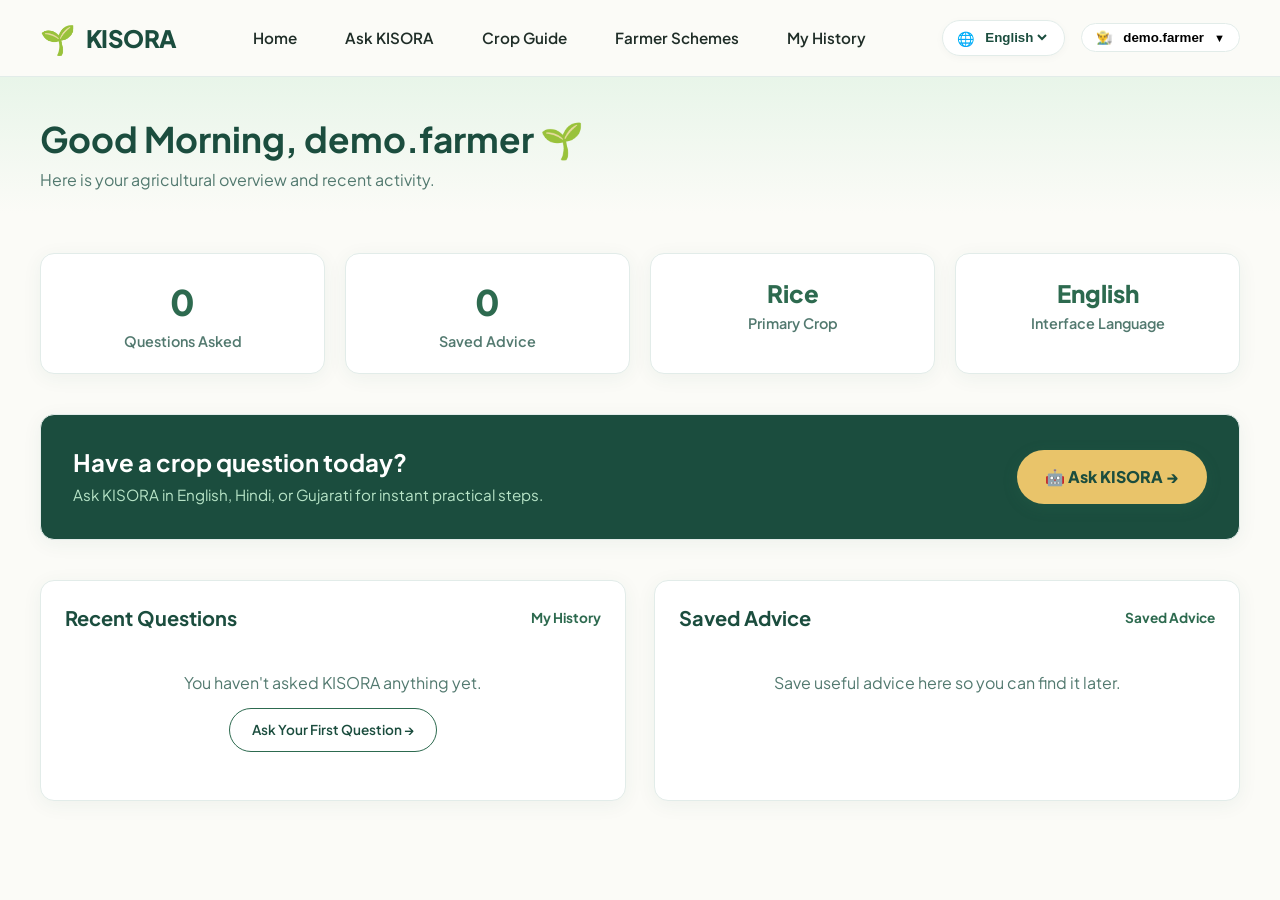
<file: Frontend/dashboard.html>
<!DOCTYPE html>
<html lang="en">
<head>
    <meta charset="UTF-8">
    <meta name="viewport" content="width=device-width, initial-scale=1.0">
    <title>Farmer Dashboard - 🌱 KISORA</title>
    <link href="https://fonts.googleapis.com/css2?family=Plus+Jakarta+Sans:wght@400;500;600;700;800&display=swap" rel="stylesheet">
    <link rel="stylesheet" href="css/style.css">
</head>
<body>

    <!-- Navbar -->
    <nav class="navbar">
        <div class="container navbar-inner">
            <a href="index.html" class="brand-logo">
                <span class="brand-icon">🌱</span>
                <span data-i18n="brandName">KISORA</span>
            </a>

            <ul class="nav-links">
                <li><a href="index.html" class="nav-link" data-i18n="navHome">Home</a></li>
                <li><a href="ask.html" class="nav-link" data-i18n="navAsk">Ask KISORA</a></li>
                <li><a href="crops.html" class="nav-link" data-i18n="navCrops">Crop Guide</a></li>
                <li><a href="schemes.html" class="nav-link" data-i18n="navSchemes">Farmer Schemes</a></li>
                <li><a href="history.html" class="nav-link" data-i18n="navHistory">My History</a></li>
            </ul>

            <div class="nav-right">
                <div class="website-lang-picker">
                    <span>🌐</span>
                    <select id="websiteLangSelect" onchange="i18n.setLang(this.value)">
                        <option value="en">English</option>
                        <option value="hi">हिन्दी</option>
                        <option value="gu">ગુજરાતી</option>
                    </select>
                </div>

                <div id="navAuthArea">
                    <a href="login.html" class="btn-primary" data-i18n="navLogin">Login / Sign Up</a>
                </div>

                <button class="mobile-toggle" onclick="toggleMobileMenu()">☰</button>
            </div>
        </div>

        <div class="mobile-menu" id="mobileMenu">
            <a href="index.html" class="nav-link" data-i18n="navHome">Home</a>
            <a href="ask.html" class="nav-link" data-i18n="navAsk">Ask KISORA</a>
            <a href="crops.html" class="nav-link" data-i18n="navCrops">Crop Guide</a>
            <a href="schemes.html" class="nav-link" data-i18n="navSchemes">Farmer Schemes</a>
            <a href="history.html" class="nav-link" data-i18n="navHistory">My History</a>
            <a href="saved.html" class="nav-link" data-i18n="navSaved">Saved Advice</a>
            <a href="login.html" class="btn-primary" data-i18n="navLogin" style="text-align: center; margin-top: 10px;">Login / Sign Up</a>
        </div>
    </nav>

    <!-- Header -->
    <div style="background: linear-gradient(180deg, #e8f5e9 0%, var(--bg-cream) 100%); padding: 40px 0 20px 0;">
        <div class="container">
            <h1 style="font-size: 2.2rem; margin-bottom: 6px;"><span data-i18n="dashGreeting">Good Morning</span>, <span id="dashFarmerName">Farmer</span> 🌱</h1>
            <p style="color: var(--text-muted); font-size: 1rem;" data-i18n="dashSubtitle">Here is your agricultural overview and recent activity.</p>
        </div>
    </div>

    <main class="container" style="padding: 40px 20px;">

        <!-- Quick Stats -->
        <div class="stats-grid" style="margin-bottom: 40px;">
            <div class="card" style="text-align: center; padding: 20px;">
                <div id="statQuestionsVal" style="font-size: 2.2rem; font-weight: 800; color: var(--primary-main);">0</div>
                <div style="font-size: 0.9rem; color: var(--text-muted); font-weight: 600;" data-i18n="statQuestionsAsked">Questions Asked</div>
            </div>
            <div class="card" style="text-align: center; padding: 20px;">
                <div id="statSavedVal" style="font-size: 2.2rem; font-weight: 800; color: var(--primary-main);">0</div>
                <div style="font-size: 0.9rem; color: var(--text-muted); font-weight: 600;" data-i18n="statSavedAdvice">Saved Advice</div>
            </div>
            <div class="card" style="text-align: center; padding: 20px;">
                <div id="statCropVal" style="font-size: 1.5rem; font-weight: 800; color: var(--primary-main);">Rice</div>
                <div style="font-size: 0.9rem; color: var(--text-muted); font-weight: 600;" data-i18n="statPrimaryCrop">Primary Crop</div>
            </div>
            <div class="card" style="text-align: center; padding: 20px;">
                <div id="statLangVal" style="font-size: 1.5rem; font-weight: 800; color: var(--primary-main);">English</div>
                <div style="font-size: 0.9rem; color: var(--text-muted); font-weight: 600;" data-i18n="statPrefLang">Interface Language</div>
            </div>
        </div>

        <!-- Quick Actions Banner -->
        <div class="card" style="background: var(--primary-deep); color: #ffffff; padding: 32px; margin-bottom: 40px; display: flex; justify-content: space-between; align-items: center; flex-wrap: wrap; gap: 20px;">
            <div>
                <h3 style="color: #ffffff; font-size: 1.5rem; margin-bottom: 6px;">Have a crop question today?</h3>
                <p style="color: #b7e4c7; font-size: 0.95rem;">Ask KISORA in English, Hindi, or Gujarati for instant practical steps.</p>
            </div>
            <a href="ask.html" class="btn-primary" style="background: var(--accent-gold); color: var(--primary-deep) !important; padding: 14px 28px; font-weight: 800;" data-i18n="heroCtaAsk">🤖 Ask KISORA →</a>
        </div>

        <!-- Recent Activity & Saved Advice Grid -->
        <div style="display: grid; grid-template-columns: 1fr 1fr; gap: 28px;">

            <!-- Recent Questions -->
            <div class="card" style="padding: 24px;">
                <h3 style="font-size: 1.25rem; margin-bottom: 16px; display: flex; justify-content: space-between; align-items: center;">
                    <span data-i18n="recentQuestionsTitle">Recent Questions</span>
                    <a href="history.html" style="font-size: 0.85rem; color: var(--primary-main);" data-i18n="navHistory">View All →</a>
                </h3>
                <div id="dashHistoryContainer"></div>
            </div>

            <!-- Saved Advice -->
            <div class="card" style="padding: 24px;">
                <h3 style="font-size: 1.25rem; margin-bottom: 16px; display: flex; justify-content: space-between; align-items: center;">
                    <span data-i18n="savedAdviceTitle">Saved Advice</span>
                    <a href="saved.html" style="font-size: 0.85rem; color: var(--primary-main);" data-i18n="navSaved">View All →</a>
                </h3>
                <div id="dashSavedContainer"></div>
            </div>

        </div>

    </main>

    <script src="js/i18n.js"></script>
    <script src="js/auth.js"></script>
    <script>
        document.addEventListener('DOMContentLoaded', () => {
            let user = authService.getUser();
            if (!user) {
                user = authService.login("demo.farmer@kisora.org", "demo123", true);
            }

            document.getElementById('dashFarmerName').innerText = user.name;
            document.getElementById('statCropVal').innerText = user.primaryCrop || "Rice";
            document.getElementById('statLangVal').innerText = (user.websiteLanguage === 'hi') ? 'हिन्दी' : (user.websiteLanguage === 'gu') ? 'ગુજરાતી' : 'English';

            const history = authService.getHistory();
            const saved = authService.getSavedAdvice();

            document.getElementById('statQuestionsVal').innerText = history.length;
            document.getElementById('statSavedVal').innerText = saved.length;

            // Render Recent Questions
            const dashHistoryContainer = document.getElementById('dashHistoryContainer');
            if (history.length === 0) {
                dashHistoryContainer.innerHTML = `
                    <div style="text-align: center; padding: 24px; color: var(--text-muted);">
                        <p data-i18n="noRecentQuestions">You haven't asked KISORA anything yet.</p>
                        <a href="ask.html" class="btn-secondary" style="margin-top: 12px; font-size: 0.85rem;" data-i18n="btnAskFirst">Ask Your First Question →</a>
                    </div>
                `;
            } else {
                dashHistoryContainer.innerHTML = history.slice(0, 3).map(item => `
                    <div style="border-bottom: 1px solid var(--border-light); padding: 12px 0;">
                        <div style="font-size: 0.8rem; color: var(--primary-main); font-weight: 700; text-transform: uppercase;">🌾 ${item.crop} • ${item.date}</div>
                        <div style="font-weight: 600; font-size: 0.95rem; margin: 4px 0;">"${item.question}"</div>
                        <div style="font-size: 0.85rem; color: var(--text-muted); text-overflow: ellipsis; overflow: hidden; white-space: nowrap;">${item.advisory?.summary || ''}</div>
                    </div>
                `).join('');
            }

            // Render Saved Advice
            const dashSavedContainer = document.getElementById('dashSavedContainer');
            if (saved.length === 0) {
                dashSavedContainer.innerHTML = `
                    <div style="text-align: center; padding: 24px; color: var(--text-muted);">
                        <p data-i18n="noSavedAdvice">Save useful advice here so you can find it later.</p>
                    </div>
                `;
            } else {
                dashSavedContainer.innerHTML = saved.slice(0, 3).map(item => `
                    <div style="border-bottom: 1px solid var(--border-light); padding: 12px 0;">
                        <div style="font-size: 0.8rem; color: var(--primary-main); font-weight: 700; text-transform: uppercase;">🌾 ${item.crop} • Saved on ${item.savedAt}</div>
                        <div style="font-weight: 600; font-size: 0.95rem; margin: 4px 0;">"${item.question}"</div>
                    </div>
                `).join('');
            }

            // Render Nav User
            const navAuthArea = document.getElementById('navAuthArea');
            if (navAuthArea) {
                navAuthArea.innerHTML = `
                    <div class="user-dropdown">
                        <button class="user-avatar-btn" onclick="toggleUserDropdown()">
                            <span>👨‍🌾</span>
                            <span>${user.name}</span>
                            <small>▼</small>
                        </button>
                        <div class="dropdown-menu" id="userDropdownMenu">
                            <a href="dashboard.html" class="dropdown-item">📊 <span data-i18n="navDashboard">Dashboard</span></a>
                            <a href="profile.html" class="dropdown-item">👤 <span data-i18n="navProfile">Profile</span></a>
                            <a href="history.html" class="dropdown-item">📜 <span data-i18n="navHistory">My Questions</span></a>
                            <a href="saved.html" class="dropdown-item">❤️ <span data-i18n="navSaved">Saved Advice</span></a>
                            <a href="settings.html" class="dropdown-item">⚙️ <span data-i18n="navSettings">Settings</span></a>
                            <a href="#" onclick="authService.logout()" class="dropdown-item" style="color: #e63946;">🚪 <span data-i18n="navLogout">Logout</span></a>
                        </div>
                    </div>
                `;
            }
        });

        function toggleUserDropdown() {
            const dropdown = document.getElementById('userDropdownMenu');
            if (dropdown) dropdown.classList.toggle('show');
        }

        function toggleMobileMenu() {
            const menu = document.getElementById('mobileMenu');
            menu.classList.toggle('open');
        }
    </script>
</body>
</html>
</file>
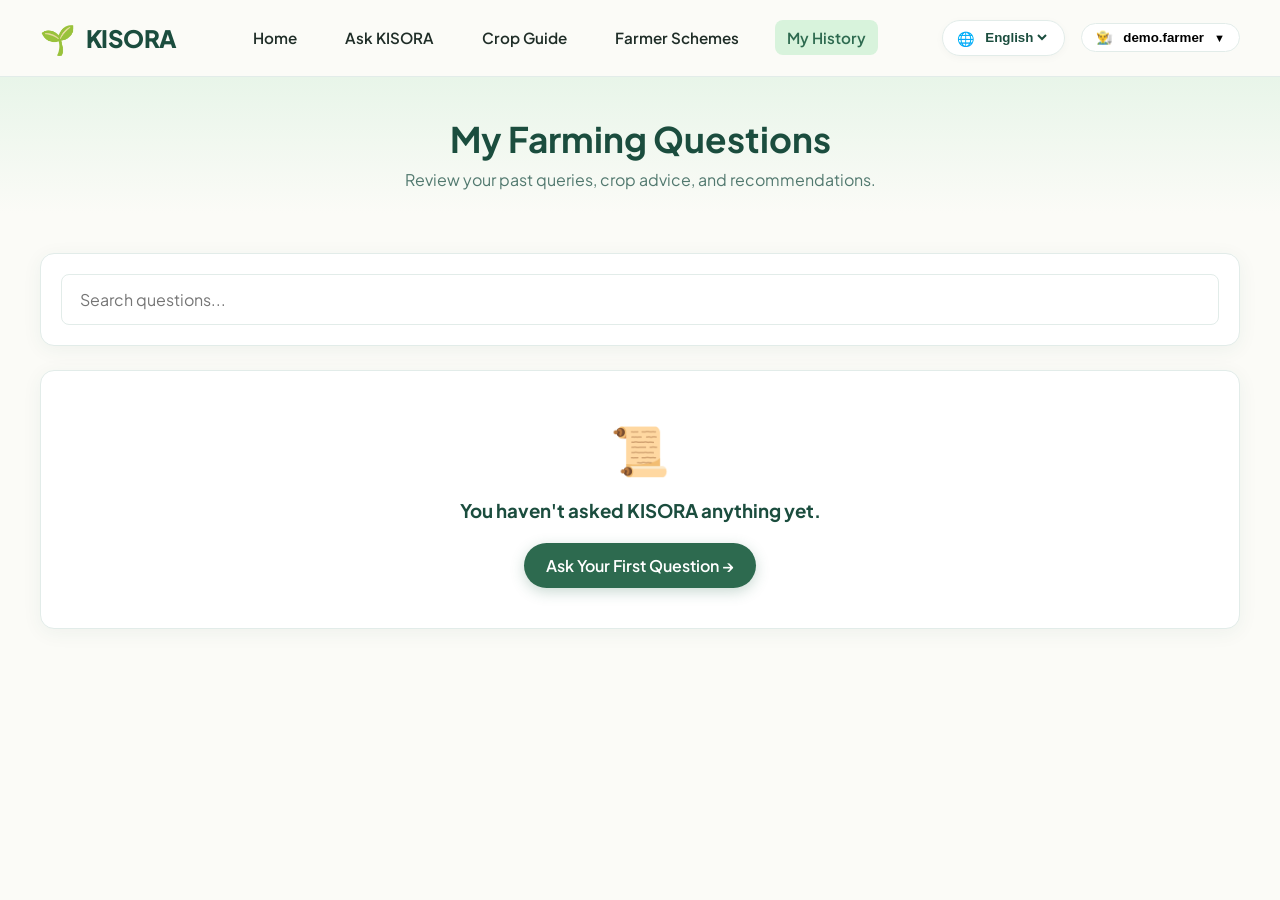
<file: Frontend/history.html>
<!DOCTYPE html>
<html lang="en">
<head>
    <meta charset="UTF-8">
    <meta name="viewport" content="width=device-width, initial-scale=1.0">
    <title>My Farming Questions - 🌱 KISORA</title>
    <link href="https://fonts.googleapis.com/css2?family=Plus+Jakarta+Sans:wght@400;500;600;700;800&display=swap" rel="stylesheet">
    <link rel="stylesheet" href="css/style.css">
</head>
<body>

    <!-- Navbar -->
    <nav class="navbar">
        <div class="container navbar-inner">
            <a href="index.html" class="brand-logo">
                <span class="brand-icon">🌱</span>
                <span data-i18n="brandName">KISORA</span>
            </a>

            <ul class="nav-links">
                <li><a href="index.html" class="nav-link" data-i18n="navHome">Home</a></li>
                <li><a href="ask.html" class="nav-link" data-i18n="navAsk">Ask KISORA</a></li>
                <li><a href="crops.html" class="nav-link" data-i18n="navCrops">Crop Guide</a></li>
                <li><a href="schemes.html" class="nav-link" data-i18n="navSchemes">Farmer Schemes</a></li>
                <li><a href="history.html" class="nav-link active" data-i18n="navHistory">My History</a></li>
            </ul>

            <div class="nav-right">
                <div class="website-lang-picker">
                    <span>🌐</span>
                    <select id="websiteLangSelect" onchange="i18n.setLang(this.value)">
                        <option value="en">English</option>
                        <option value="hi">हिन्दी</option>
                        <option value="gu">ગુજરાતી</option>
                    </select>
                </div>

                <div id="navAuthArea">
                    <a href="login.html" class="btn-primary" data-i18n="navLogin">Login / Sign Up</a>
                </div>

                <button class="mobile-toggle" onclick="toggleMobileMenu()">☰</button>
            </div>
        </div>

        <div class="mobile-menu" id="mobileMenu">
            <a href="index.html" class="nav-link" data-i18n="navHome">Home</a>
            <a href="ask.html" class="nav-link" data-i18n="navAsk">Ask KISORA</a>
            <a href="crops.html" class="nav-link" data-i18n="navCrops">Crop Guide</a>
            <a href="schemes.html" class="nav-link" data-i18n="navSchemes">Farmer Schemes</a>
            <a href="history.html" class="nav-link active" data-i18n="navHistory">My History</a>
            <a href="saved.html" class="nav-link" data-i18n="navSaved">Saved Advice</a>
            <a href="login.html" class="btn-primary" data-i18n="navLogin" style="text-align: center; margin-top: 10px;">Login / Sign Up</a>
        </div>
    </nav>

    <!-- Header -->
    <div style="background: linear-gradient(180deg, #e8f5e9 0%, var(--bg-cream) 100%); padding: 40px 0 20px 0; text-align: center;">
        <div class="container">
            <h1 style="font-size: 2.2rem; margin-bottom: 6px;" data-i18n="historyTitle">My Farming Questions</h1>
            <p style="color: var(--text-muted); font-size: 1rem;" data-i18n="historySubtitle">Review your past queries, crop advice, and recommendations.</p>
        </div>
    </div>

    <main class="container" style="padding: 40px 20px;">
        <div class="card" style="margin-bottom: 24px; padding: 20px;">
            <input type="text" id="searchHistory" class="form-control" placeholder="Search questions..." oninput="renderHistoryList()">
        </div>

        <div id="historyList"></div>
    </main>

    <!-- Toast Container -->
    <div id="toastContainer" class="toast-container"></div>

    <script src="js/i18n.js"></script>
    <script src="js/auth.js"></script>
    <script>
        function renderHistoryList() {
            const query = document.getElementById('searchHistory').value.toLowerCase();
            const history = authService.getHistory();
            const container = document.getElementById('historyList');

            const filtered = history.filter(h => h.question.toLowerCase().includes(query) || h.crop.toLowerCase().includes(query));

            if (filtered.length === 0) {
                container.innerHTML = `
                    <div class="card" style="text-align: center; padding: 40px;">
                        <span style="font-size: 3rem;">📜</span>
                        <h3 style="margin-top: 12px; margin-bottom: 8px;" data-i18n="emptyHistory">You haven't asked KISORA anything yet.</h3>
                        <a href="ask.html" class="btn-primary" style="margin-top: 12px;" data-i18n="btnAskFirst">Ask Your First Question →</a>
                    </div>
                `;
                return;
            }

            container.innerHTML = filtered.map(item => `
                <div class="card" style="margin-bottom: 20px; padding: 24px;">
                    <div style="display: flex; justify-content: space-between; align-items: center; margin-bottom: 12px; flex-wrap: wrap; gap: 8px;">
                        <span class="badge">🌾 ${item.crop.toUpperCase()} • ${item.date}</span>
                        <button class="chip" style="background: #ffebee; color: #c62828;" onclick="deleteHistory('${item.id}')">🗑️ Delete</button>
                    </div>
                    <h3 style="font-size: 1.15rem; margin-bottom: 12px; color: var(--primary-deep);">"${item.question}"</h3>
                    <p style="color: var(--text-dark); background: var(--bg-cream); padding: 14px; border-radius: var(--radius-sm); border-left: 3px solid var(--primary-main);">
                        ${item.advisory?.summary || ''}
                    </p>
                </div>
            `).join('');
        }

        function deleteHistory(id) {
            authService.deleteHistoryItem(id);
            showToast("Question deleted from history");
            renderHistoryList();
        }

        function toggleMobileMenu() {
            const menu = document.getElementById('mobileMenu');
            menu.classList.toggle('open');
        }

        function showToast(message) {
            const container = document.getElementById('toastContainer');
            const toast = document.createElement('div');
            toast.className = 'toast';
            toast.innerHTML = `<span>✓</span> <span>${message}</span>`;
            container.appendChild(toast);
            setTimeout(() => toast.remove(), 3000);
        }

        document.addEventListener('DOMContentLoaded', () => {
            renderHistoryList();
            const user = authService.getUser();
            const navAuthArea = document.getElementById('navAuthArea');
            if (user && navAuthArea) {
                navAuthArea.innerHTML = `
                    <div class="user-dropdown">
                        <button class="user-avatar-btn" onclick="toggleUserDropdown()">
                            <span>👨‍🌾</span>
                            <span>${user.name}</span>
                            <small>▼</small>
                        </button>
                        <div class="dropdown-menu" id="userDropdownMenu">
                            <a href="dashboard.html" class="dropdown-item">📊 <span data-i18n="navDashboard">Dashboard</span></a>
                            <a href="profile.html" class="dropdown-item">👤 <span data-i18n="navProfile">Profile</span></a>
                            <a href="history.html" class="dropdown-item">📜 <span data-i18n="navHistory">My Questions</span></a>
                            <a href="saved.html" class="dropdown-item">❤️ <span data-i18n="navSaved">Saved Advice</span></a>
                            <a href="settings.html" class="dropdown-item">⚙️ <span data-i18n="navSettings">Settings</span></a>
                            <a href="#" onclick="authService.logout()" class="dropdown-item" style="color: #e63946;">🚪 <span data-i18n="navLogout">Logout</span></a>
                        </div>
                    </div>
                `;
            }
        });

        function toggleUserDropdown() {
            const dropdown = document.getElementById('userDropdownMenu');
            if (dropdown) dropdown.classList.toggle('show');
        }
    </script>
</body>
</html>
</file>
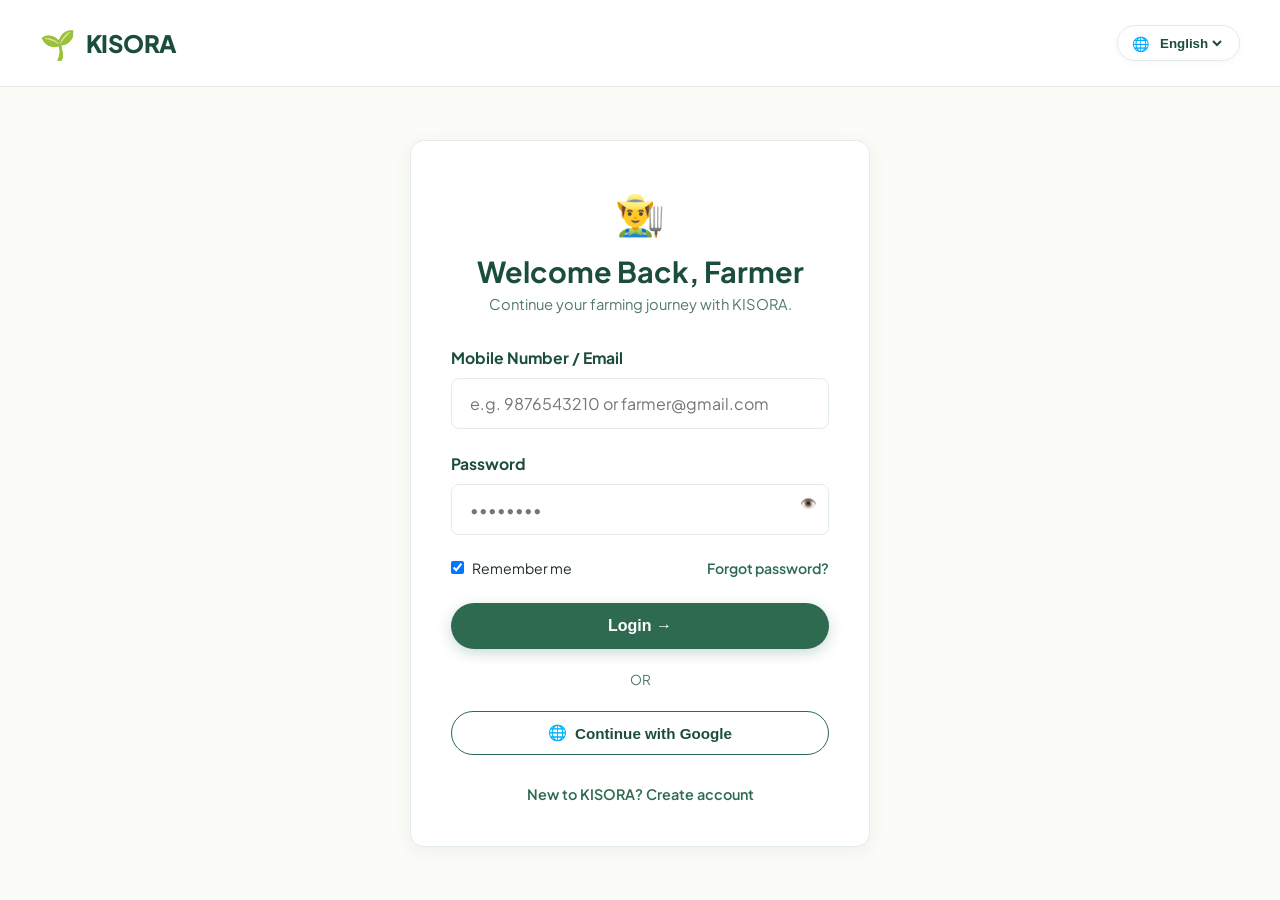
<file: Frontend/login.html>
<!DOCTYPE html>
<html lang="en">
<head>
    <meta charset="UTF-8">
    <meta name="viewport" content="width=device-width, initial-scale=1.0">
    <title>Login - 🌱 KISORA</title>
    <link href="https://fonts.googleapis.com/css2?family=Plus+Jakarta+Sans:wght@400;500;600;700;800&display=swap" rel="stylesheet">
    <link rel="stylesheet" href="css/style.css">
</head>
<body style="background: var(--bg-cream); min-height: 100vh; display: flex; flex-direction: column;">

    <!-- Simplified Auth Header -->
    <header style="padding: 20px 0; border-bottom: 1px solid var(--border-light); background: #ffffff;">
        <div class="container" style="display: flex; justify-content: space-between; align-items: center;">
            <a href="index.html" class="brand-logo">
                <span class="brand-icon">🌱</span>
                <span data-i18n="brandName">KISORA</span>
            </a>
            <div class="website-lang-picker">
                <span>🌐</span>
                <select id="websiteLangSelect" onchange="i18n.setLang(this.value)">
                    <option value="en">English</option>
                    <option value="hi">हिन्दी</option>
                    <option value="gu">ગુજરાતી</option>
                </select>
            </div>
        </div>
    </header>

    <main style="flex: 1; display: flex; align-items: center; justify-content: center; padding: 40px 20px;">
        <div class="card" style="max-width: 460px; width: 100%; padding: 40px;">
            <div style="text-align: center; margin-bottom: 28px;">
                <span style="font-size: 2.5rem;">👨‍🌾</span>
                <h2 style="font-size: 1.8rem; margin-top: 8px;" data-i18n="loginWelcome">Welcome Back, Farmer</h2>
                <p style="color: var(--text-muted); font-size: 0.92rem; margin-top: 4px;" data-i18n="loginSubtitle">Continue your farming journey with KISORA.</p>
            </div>

            <form id="loginForm" onsubmit="handleLogin(event)">
                <div class="form-group">
                    <label class="form-label" data-i18n="labelMobileEmail">Mobile Number / Email</label>
                    <input type="text" id="loginIdentifier" class="form-control" placeholder="e.g. 9876543210 or farmer@gmail.com" required>
                </div>

                <div class="form-group">
                    <label class="form-label" data-i18n="labelPassword">Password</label>
                    <div style="position: relative;">
                        <input type="password" id="loginPassword" class="form-control" placeholder="••••••••" required>
                        <button type="button" onclick="togglePassVisibility('loginPassword')" style="position: absolute; right: 12px; top: 12px; background: none; border: none; cursor: pointer; color: var(--text-muted);">👁️</button>
                    </div>
                </div>

                <div style="display: flex; justify-content: space-between; align-items: center; margin-bottom: 24px; font-size: 0.88rem;">
                    <label style="display: flex; align-items: center; gap: 8px; cursor: pointer;">
                        <input type="checkbox" id="rememberMe" checked>
                        <span data-i18n="labelRemember">Remember me</span>
                    </label>
                    <a href="#" style="color: var(--primary-main); font-weight: 600;" data-i18n="forgotPassword">Forgot password?</a>
                </div>

                <button type="submit" class="btn-primary" style="width: 100%; padding: 14px; font-size: 1rem;" data-i18n="btnLoginSubmit">Login →</button>
            </form>

            <div style="text-align: center; margin: 20px 0; color: var(--text-muted); font-size: 0.85rem;" data-i18n="dividerOr">OR</div>

            <button class="btn-secondary" style="width: 100%; padding: 12px; font-size: 0.95rem;" onclick="handleDemoLogin()">
                🌐 <span data-i18n="btnGoogle">Continue with Google / Quick Demo</span>
            </button>

            <div style="text-align: center; margin-top: 28px; font-size: 0.9rem;">
                <a href="signup.html" style="font-weight: 600;" data-i18n="newToKisora">New to KISORA? Create account</a>
            </div>
        </div>
    </main>

    <div id="toastContainer" class="toast-container"></div>

    <script src="js/i18n.js"></script>
    <script src="js/auth.js"></script>
    <script>
        function togglePassVisibility(id) {
            const input = document.getElementById(id);
            input.type = input.type === 'password' ? 'text' : 'password';
        }

        function handleLogin(e) {
            e.preventDefault();
            const id = document.getElementById('loginIdentifier').value;
            const pass = document.getElementById('loginPassword').value;
            const remember = document.getElementById('rememberMe').checked;

            try {
                authService.login(id, pass, remember);
                showToast("Logged in successfully!");
                setTimeout(() => window.location.href = 'dashboard.html', 800);
            } catch (err) {
                alert(err.message);
            }
        }

        function handleDemoLogin() {
            authService.login("demo.farmer@kisora.org", "demo123", true);
            showToast("Demo Farmer session started!");
            setTimeout(() => window.location.href = 'dashboard.html', 800);
        }

        function showToast(message) {
            const container = document.getElementById('toastContainer');
            const toast = document.createElement('div');
            toast.className = 'toast';
            toast.innerHTML = `<span>✓</span> <span>${message}</span>`;
            container.appendChild(toast);
            setTimeout(() => toast.remove(), 3000);
        }
    </script>
</body>
</html>
</file>
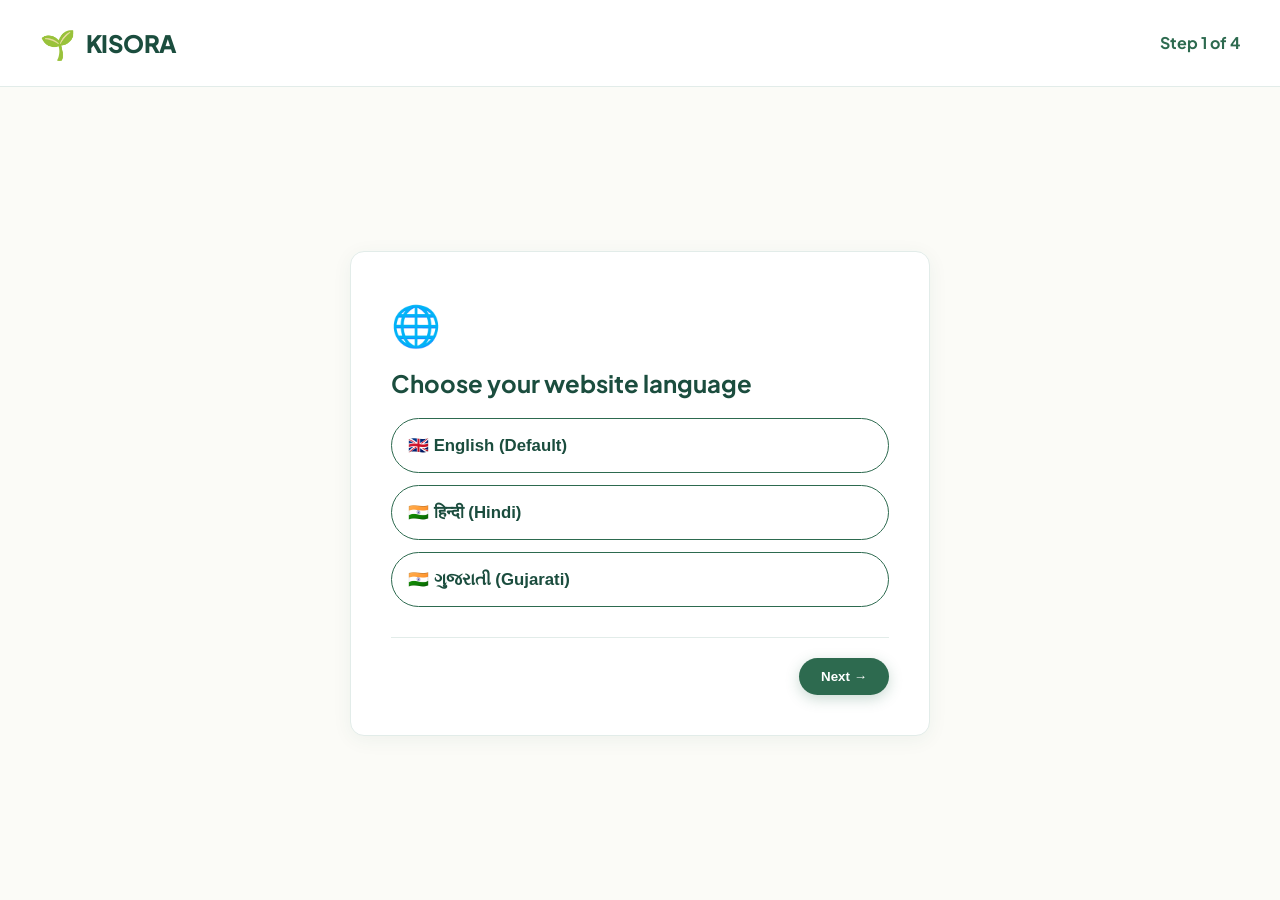
<file: Frontend/onboarding.html>
<!DOCTYPE html>
<html lang="en">
<head>
    <meta charset="UTF-8">
    <meta name="viewport" content="width=device-width, initial-scale=1.0">
    <title>Farmer Onboarding - 🌱 KISORA</title>
    <link href="https://fonts.googleapis.com/css2?family=Plus+Jakarta+Sans:wght@400;500;600;700;800&display=swap" rel="stylesheet">
    <link rel="stylesheet" href="css/style.css">
</head>
<body style="background: var(--bg-cream); min-height: 100vh; display: flex; flex-direction: column;">

    <header style="padding: 20px 0; border-bottom: 1px solid var(--border-light); background: #ffffff;">
        <div class="container" style="display: flex; justify-content: space-between; align-items: center;">
            <a href="index.html" class="brand-logo">
                <span class="brand-icon">🌱</span>
                <span data-i18n="brandName">KISORA</span>
            </a>
            <div style="font-weight: 700; color: var(--primary-main);" id="stepIndicator">Step 1 of 4</div>
        </div>
    </header>

    <main style="flex: 1; display: flex; align-items: center; justify-content: center; padding: 40px 20px;">
        <div class="card" style="max-width: 580px; width: 100%; padding: 40px; position: relative;">

            <!-- Step 1: Language -->
            <div id="step1" class="onboard-step">
                <span style="font-size: 2.5rem;">🌐</span>
                <h2 style="margin: 12px 0 20px 0;" data-i18n="onboardStep1Title">Choose your website language</h2>
                <div style="display: flex; flex-direction: column; gap: 12px;">
                    <button class="btn-secondary" style="justify-content: flex-start; padding: 16px; font-size: 1.05rem;" onclick="selectLang('en')">
                        🇬🇧 English (Default)
                    </button>
                    <button class="btn-secondary" style="justify-content: flex-start; padding: 16px; font-size: 1.05rem;" onclick="selectLang('hi')">
                        🇮🇳 हिन्दी (Hindi)
                    </button>
                    <button class="btn-secondary" style="justify-content: flex-start; padding: 16px; font-size: 1.05rem;" onclick="selectLang('gu')">
                        🇮🇳 ગુજરાતી (Gujarati)
                    </button>
                </div>
            </div>

            <!-- Step 2: Location -->
            <div id="step2" class="onboard-step" style="display: none;">
                <span style="font-size: 2.5rem;">📍</span>
                <h2 style="margin: 12px 0 20px 0;" data-i18n="onboardStep2Title">Where do you farm?</h2>
                <div class="form-group">
                    <label class="form-label" data-i18n="labelState">State</label>
                    <input type="text" id="obState" class="form-control" value="Gujarat" placeholder="e.g. Gujarat">
                </div>
                <div class="form-group">
                    <label class="form-label" data-i18n="labelDistrict">District</label>
                    <input type="text" id="obDistrict" class="form-control" value="Anand" placeholder="e.g. Anand">
                </div>
            </div>

            <!-- Step 3: Crop -->
            <div id="step3" class="onboard-step" style="display: none;">
                <span style="font-size: 2.5rem;">🌾</span>
                <h2 style="margin: 12px 0 20px 0;" data-i18n="onboardStep3Title">What do you grow?</h2>
                <div style="display: grid; grid-template-columns: 1fr 1fr; gap: 12px;">
                    <button class="btn-secondary" onclick="selectCrop('Rice')">🌾 Rice / धान / ડાંગર</button>
                    <button class="btn-secondary" onclick="selectCrop('Wheat')">🌾 Wheat / गेहूं / ઘઉં</button>
                    <button class="btn-secondary" onclick="selectCrop('Cotton')">🌿 Cotton / कपास / કપાસ</button>
                    <button class="btn-secondary" onclick="selectCrop('Groundnut')">🥜 Groundnut / मँगफली / મગફળી</button>
                    <button class="btn-secondary" onclick="selectCrop('Vegetables')">🥬 Vegetables / सब्जियां / શાકભાજી</button>
                    <button class="btn-secondary" onclick="selectCrop('Other')">🌱 Other / अन्य / અન્ય</button>
                </div>
            </div>

            <!-- Step 4: Ready -->
            <div id="step4" class="onboard-step" style="display: none; text-align: center;">
                <span style="font-size: 3.5rem;">🎉</span>
                <h2 style="margin: 12px 0;" data-i18n="onboardStep4Title">You're ready!</h2>
                <p style="color: var(--text-muted); font-size: 1.05rem; margin-bottom: 28px;" data-i18n="onboardStep4Desc">
                    Let's solve your farming problems together with KISORA.
                </p>
                <a href="ask.html" class="btn-primary" style="padding: 16px 32px; font-size: 1.1rem;" data-i18n="btnStartKisora">Start with KISORA →</a>
            </div>

            <!-- Wizard Controls -->
            <div id="wizardControls" style="display: flex; justify-content: space-between; margin-top: 30px; border-top: 1px solid var(--border-light); padding-top: 20px;">
                <button id="btnBack" class="btn-secondary" onclick="prevStep()" style="visibility: hidden;" data-i18n="btnBack">← Back</button>
                <button id="btnNext" class="btn-primary" onclick="nextStep()" data-i18n="btnNext">Next →</button>
            </div>

        </div>
    </main>

    <script src="js/i18n.js"></script>
    <script src="js/auth.js"></script>
    <script>
        let currentStep = 1;
        let selectedCrop = "Rice";

        function selectLang(lang) {
            i18n.setLang(lang);
            nextStep();
        }

        function selectCrop(crop) {
            selectedCrop = crop;
            nextStep();
        }

        function updateStepView() {
            document.querySelectorAll('.onboard-step').forEach((el, idx) => {
                el.style.display = (idx + 1 === currentStep) ? 'block' : 'none';
            });

            document.getElementById('stepIndicator').innerText = `Step ${currentStep} of 4`;

            const btnBack = document.getElementById('btnBack');
            const btnNext = document.getElementById('btnNext');
            const wizardControls = document.getElementById('wizardControls');

            btnBack.style.visibility = (currentStep === 1) ? 'hidden' : 'visible';

            if (currentStep === 4) {
                wizardControls.style.display = 'none';
            } else {
                wizardControls.style.display = 'flex';
            }
        }

        function nextStep() {
            if (currentStep < 4) {
                currentStep++;
                updateStepView();
            }
        }

        function prevStep() {
            if (currentStep > 1) {
                currentStep--;
                updateStepView();
            }
        }
    </script>
</body>
</html>
</file>
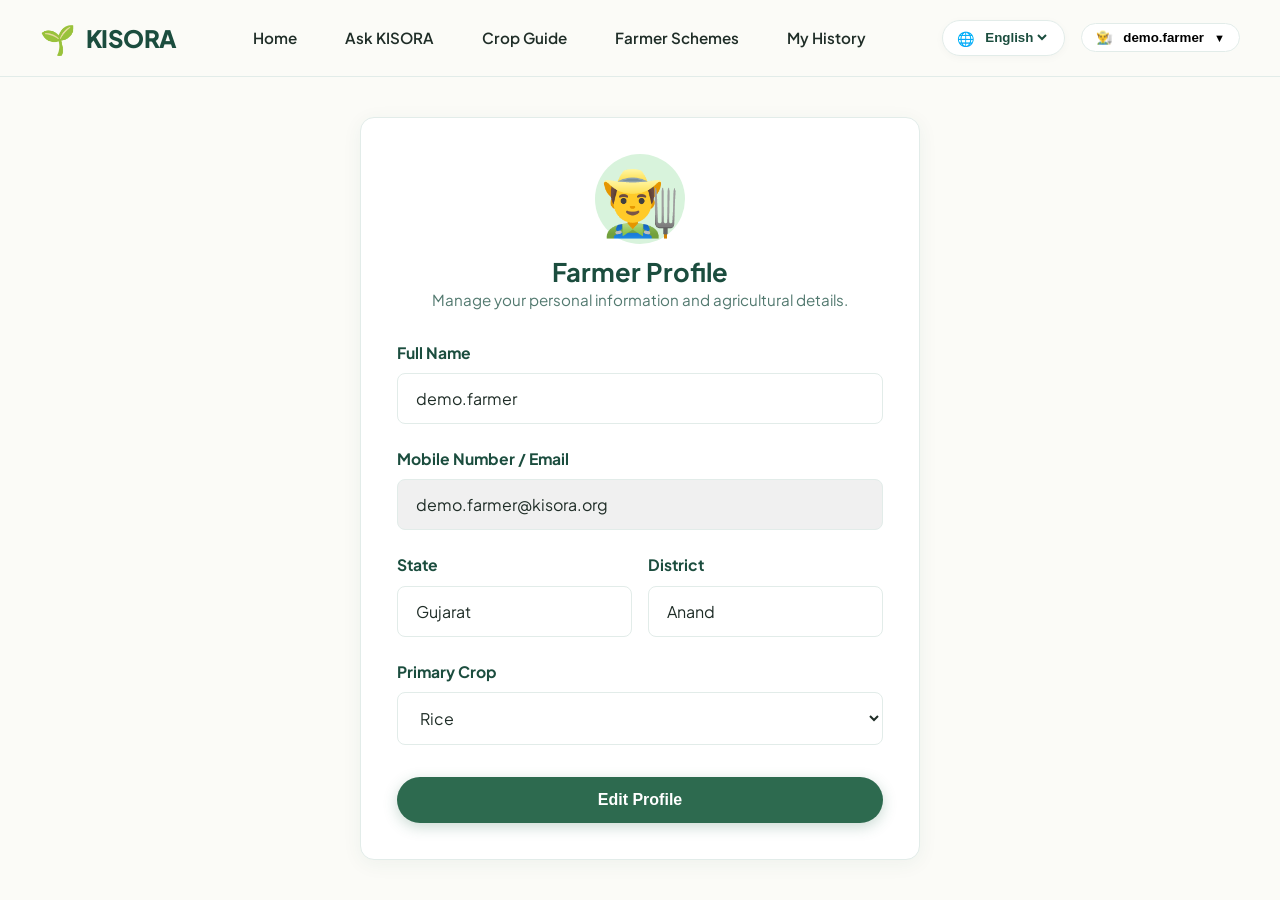
<file: Frontend/profile.html>
<!DOCTYPE html>
<html lang="en">
<head>
    <meta charset="UTF-8">
    <meta name="viewport" content="width=device-width, initial-scale=1.0">
    <title>Profile - 🌱 KISORA</title>
    <link href="https://fonts.googleapis.com/css2?family=Plus+Jakarta+Sans:wght@400;500;600;700;800&display=swap" rel="stylesheet">
    <link rel="stylesheet" href="css/style.css">
</head>
<body>

    <!-- Navbar -->
    <nav class="navbar">
        <div class="container navbar-inner">
            <a href="index.html" class="brand-logo">
                <span class="brand-icon">🌱</span>
                <span data-i18n="brandName">KISORA</span>
            </a>

            <ul class="nav-links">
                <li><a href="index.html" class="nav-link" data-i18n="navHome">Home</a></li>
                <li><a href="ask.html" class="nav-link" data-i18n="navAsk">Ask KISORA</a></li>
                <li><a href="crops.html" class="nav-link" data-i18n="navCrops">Crop Guide</a></li>
                <li><a href="schemes.html" class="nav-link" data-i18n="navSchemes">Farmer Schemes</a></li>
                <li><a href="history.html" class="nav-link" data-i18n="navHistory">My History</a></li>
            </ul>

            <div class="nav-right">
                <div class="website-lang-picker">
                    <span>🌐</span>
                    <select id="websiteLangSelect" onchange="i18n.setLang(this.value)">
                        <option value="en">English</option>
                        <option value="hi">हिन्दी</option>
                        <option value="gu">ગુજરાતી</option>
                    </select>
                </div>

                <div id="navAuthArea">
                    <a href="login.html" class="btn-primary" data-i18n="navLogin">Login / Sign Up</a>
                </div>

                <button class="mobile-toggle" onclick="toggleMobileMenu()">☰</button>
            </div>
        </div>

        <div class="mobile-menu" id="mobileMenu">
            <a href="index.html" class="nav-link" data-i18n="navHome">Home</a>
            <a href="ask.html" class="nav-link" data-i18n="navAsk">Ask KISORA</a>
            <a href="crops.html" class="nav-link" data-i18n="navCrops">Crop Guide</a>
            <a href="schemes.html" class="nav-link" data-i18n="navSchemes">Farmer Schemes</a>
            <a href="history.html" class="nav-link" data-i18n="navHistory">My History</a>
            <a href="saved.html" class="nav-link" data-i18n="navSaved">Saved Advice</a>
            <a href="login.html" class="btn-primary" data-i18n="navLogin" style="text-align: center; margin-top: 10px;">Login / Sign Up</a>
        </div>
    </nav>

    <main class="container" style="padding: 40px 20px; max-width: 600px;">
        <div class="card" style="padding: 36px;">
            <div style="text-align: center; margin-bottom: 28px;">
                <div style="font-size: 4rem; width: 90px; height: 90px; background: var(--primary-soft); border-radius: 50%; display: flex; align-items: center; justify-content: center; margin: 0 auto 12px auto;">👨‍🌾</div>
                <h2 id="profileName" style="font-size: 1.6rem;" data-i18n="profileTitle">Farmer Profile</h2>
                <p style="color: var(--text-muted); font-size: 0.95rem;" data-i18n="profileSubtitle">Manage your personal information and agricultural details.</p>
            </div>

            <form id="profileForm" onsubmit="handleSaveProfile(event)">
                <div class="form-group">
                    <label class="form-label" data-i18n="labelFullName">Full Name</label>
                    <input type="text" id="pName" class="form-control" required>
                </div>

                <div class="form-group">
                    <label class="form-label" data-i18n="labelMobileEmail">Mobile / Identifier</label>
                    <input type="text" id="pIdentifier" class="form-control" readonly style="background: #f0f0f0;">
                </div>

                <div style="display: grid; grid-template-columns: 1fr 1fr; gap: 16px;">
                    <div class="form-group">
                        <label class="form-label" data-i18n="labelState">State</label>
                        <input type="text" id="pState" class="form-control">
                    </div>
                    <div class="form-group">
                        <label class="form-label" data-i18n="labelDistrict">District</label>
                        <input type="text" id="pDistrict" class="form-control">
                    </div>
                </div>

                <div class="form-group">
                    <label class="form-label" data-i18n="labelPrimaryCrop">Primary Crop</label>
                    <select id="pCrop" class="form-control">
                        <option value="Rice">Rice</option>
                        <option value="Wheat">Wheat</option>
                        <option value="Cotton">Cotton</option>
                        <option value="Groundnut">Groundnut</option>
                        <option value="Vegetables">Vegetables</option>
                        <option value="Other">Other</option>
                    </select>
                </div>

                <button type="submit" class="btn-primary" style="width: 100%; padding: 14px; font-size: 1rem; margin-top: 10px;" data-i18n="btnEditProfile">
                    Edit Profile / Save
                </button>
            </form>
        </div>
    </main>

    <!-- Toast Container -->
    <div id="toastContainer" class="toast-container"></div>

    <script src="js/i18n.js"></script>
    <script src="js/auth.js"></script>
    <script>
        document.addEventListener('DOMContentLoaded', () => {
            let user = authService.getUser();
            if (!user) {
                user = authService.login("demo.farmer@kisora.org", "demo123", true);
            }

            document.getElementById('pName').value = user.name || '';
            document.getElementById('pIdentifier').value = user.identifier || '';
            document.getElementById('pState').value = user.state || '';
            document.getElementById('pDistrict').value = user.district || '';
            document.getElementById('pCrop').value = user.primaryCrop || 'Rice';

            const navAuthArea = document.getElementById('navAuthArea');
            if (navAuthArea) {
                navAuthArea.innerHTML = `
                    <div class="user-dropdown">
                        <button class="user-avatar-btn" onclick="toggleUserDropdown()">
                            <span>👨‍🌾</span>
                            <span>${user.name}</span>
                            <small>▼</small>
                        </button>
                        <div class="dropdown-menu" id="userDropdownMenu">
                            <a href="dashboard.html" class="dropdown-item">📊 <span data-i18n="navDashboard">Dashboard</span></a>
                            <a href="profile.html" class="dropdown-item">👤 <span data-i18n="navProfile">Profile</span></a>
                            <a href="history.html" class="dropdown-item">📜 <span data-i18n="navHistory">My Questions</span></a>
                            <a href="saved.html" class="dropdown-item">❤️ <span data-i18n="navSaved">Saved Advice</span></a>
                            <a href="settings.html" class="dropdown-item">⚙️ <span data-i18n="navSettings">Settings</span></a>
                            <a href="#" onclick="authService.logout()" class="dropdown-item" style="color: #e63946;">🚪 <span data-i18n="navLogout">Logout</span></a>
                        </div>
                    </div>
                `;
            }
        });

        function handleSaveProfile(e) {
            e.preventDefault();
            authService.updateProfile({
                name: document.getElementById('pName').value,
                state: document.getElementById('pState').value,
                district: document.getElementById('pDistrict').value,
                primaryCrop: document.getElementById('pCrop').value
            });
            showToast("Profile updated ✓");
        }

        function toggleUserDropdown() {
            const dropdown = document.getElementById('userDropdownMenu');
            if (dropdown) dropdown.classList.toggle('show');
        }

        function toggleMobileMenu() {
            const menu = document.getElementById('mobileMenu');
            menu.classList.toggle('open');
        }

        function showToast(message) {
            const container = document.getElementById('toastContainer');
            const toast = document.createElement('div');
            toast.className = 'toast';
            toast.innerHTML = `<span>✓</span> <span>${message}</span>`;
            container.appendChild(toast);
            setTimeout(() => toast.remove(), 3000);
        }
    </script>
</body>
</html>
</file>
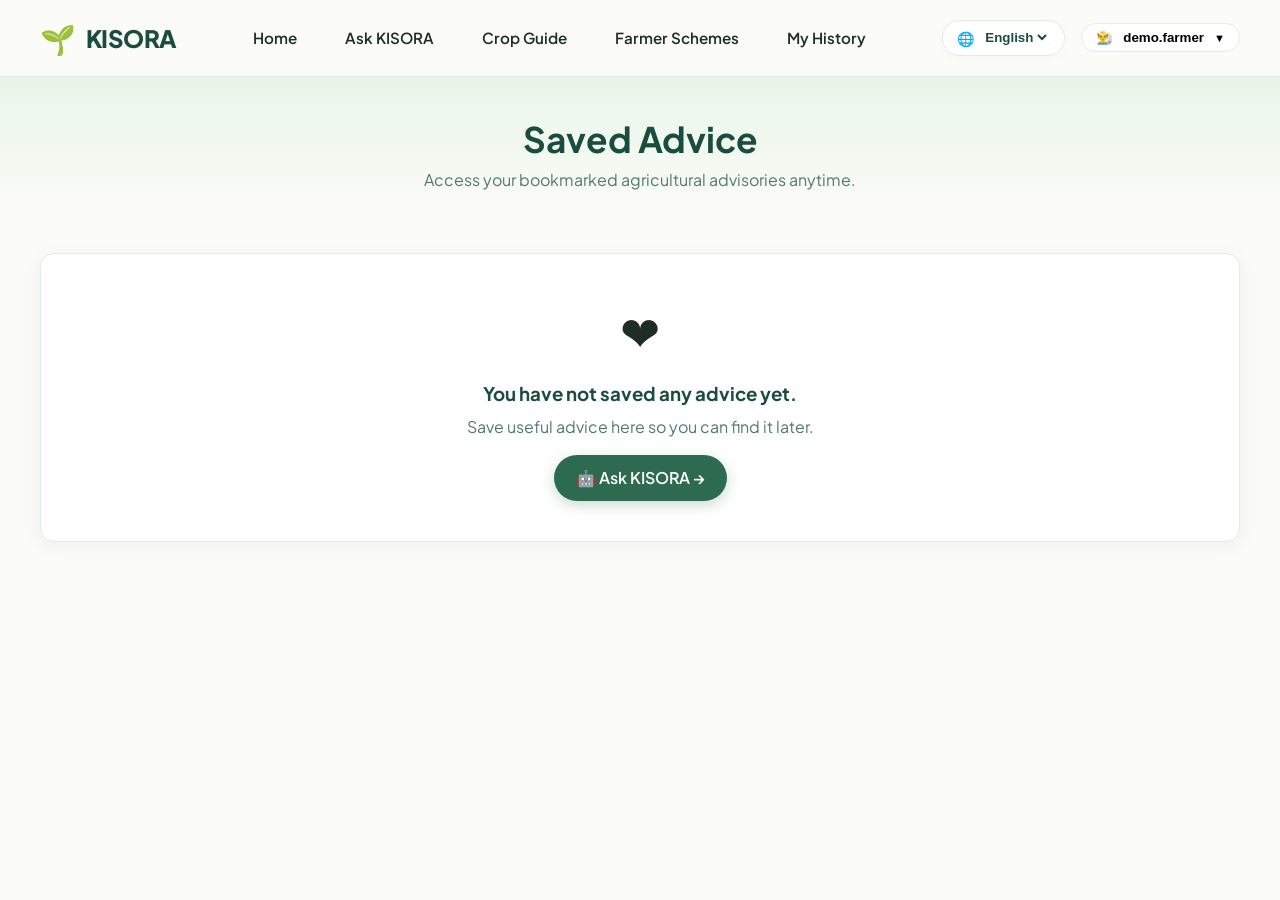
<file: Frontend/saved.html>
<!DOCTYPE html>
<html lang="en">
<head>
    <meta charset="UTF-8">
    <meta name="viewport" content="width=device-width, initial-scale=1.0">
    <title>Saved Advice - 🌱 KISORA</title>
    <link href="https://fonts.googleapis.com/css2?family=Plus+Jakarta+Sans:wght@400;500;600;700;800&display=swap" rel="stylesheet">
    <link rel="stylesheet" href="css/style.css">
</head>
<body>

    <!-- Navbar -->
    <nav class="navbar">
        <div class="container navbar-inner">
            <a href="index.html" class="brand-logo">
                <span class="brand-icon">🌱</span>
                <span data-i18n="brandName">KISORA</span>
            </a>

            <ul class="nav-links">
                <li><a href="index.html" class="nav-link" data-i18n="navHome">Home</a></li>
                <li><a href="ask.html" class="nav-link" data-i18n="navAsk">Ask KISORA</a></li>
                <li><a href="crops.html" class="nav-link" data-i18n="navCrops">Crop Guide</a></li>
                <li><a href="schemes.html" class="nav-link" data-i18n="navSchemes">Farmer Schemes</a></li>
                <li><a href="history.html" class="nav-link" data-i18n="navHistory">My History</a></li>
            </ul>

            <div class="nav-right">
                <div class="website-lang-picker">
                    <span>🌐</span>
                    <select id="websiteLangSelect" onchange="i18n.setLang(this.value)">
                        <option value="en">English</option>
                        <option value="hi">हिन्दी</option>
                        <option value="gu">ગુજરાતી</option>
                    </select>
                </div>

                <div id="navAuthArea">
                    <a href="login.html" class="btn-primary" data-i18n="navLogin">Login / Sign Up</a>
                </div>

                <button class="mobile-toggle" onclick="toggleMobileMenu()">☰</button>
            </div>
        </div>

        <div class="mobile-menu" id="mobileMenu">
            <a href="index.html" class="nav-link" data-i18n="navHome">Home</a>
            <a href="ask.html" class="nav-link" data-i18n="navAsk">Ask KISORA</a>
            <a href="crops.html" class="nav-link" data-i18n="navCrops">Crop Guide</a>
            <a href="schemes.html" class="nav-link" data-i18n="navSchemes">Farmer Schemes</a>
            <a href="history.html" class="nav-link" data-i18n="navHistory">My History</a>
            <a href="saved.html" class="nav-link active" data-i18n="navSaved">Saved Advice</a>
            <a href="login.html" class="btn-primary" data-i18n="navLogin" style="text-align: center; margin-top: 10px;">Login / Sign Up</a>
        </div>
    </nav>

    <!-- Header -->
    <div style="background: linear-gradient(180deg, #e8f5e9 0%, var(--bg-cream) 100%); padding: 40px 0 20px 0; text-align: center;">
        <div class="container">
            <h1 style="font-size: 2.2rem; margin-bottom: 6px;" data-i18n="savedTitle">Saved Advice</h1>
            <p style="color: var(--text-muted); font-size: 1rem;" data-i18n="savedSubtitle">Access your bookmarked agricultural advisories anytime.</p>
        </div>
    </div>

    <main class="container" style="padding: 40px 20px;">
        <div id="savedList"></div>
    </main>

    <!-- Toast Container -->
    <div id="toastContainer" class="toast-container"></div>

    <script src="js/i18n.js"></script>
    <script src="js/auth.js"></script>
    <script>
        function renderSavedList() {
            const saved = authService.getSavedAdvice();
            const container = document.getElementById('savedList');

            if (saved.length === 0) {
                container.innerHTML = `
                    <div class="card" style="text-align: center; padding: 40px;">
                        <span style="font-size: 3rem;">❤️</span>
                        <h3 style="margin-top: 12px; margin-bottom: 8px;" data-i18n="emptySaved">You have not saved any advice yet.</h3>
                        <p style="color: var(--text-muted);" data-i18n="noSavedAdvice">Save useful advice here so you can find it later.</p>
                        <a href="ask.html" class="btn-primary" style="margin-top: 16px;" data-i18n="heroCtaAsk">🤖 Ask KISORA →</a>
                    </div>
                `;
                return;
            }

            container.innerHTML = saved.map(item => `
                <div class="card" style="margin-bottom: 20px; padding: 24px;">
                    <div style="display: flex; justify-content: space-between; align-items: center; margin-bottom: 12px; flex-wrap: wrap; gap: 8px;">
                        <span class="badge">🌾 ${item.crop.toUpperCase()} • Saved on ${item.savedAt}</span>
                        <button class="chip" style="background: #ffebee; color: #c62828;" onclick="removeSaved('${item.id}')">Remove ✖</button>
                    </div>
                    <h3 style="font-size: 1.15rem; margin-bottom: 12px; color: var(--primary-deep);">"${item.question}"</h3>
                    <p style="color: var(--text-dark); background: var(--bg-cream); padding: 14px; border-radius: var(--radius-sm); margin-bottom: 12px;">
                        ${item.summary}
                    </p>
                    ${item.recommendedSteps ? `
                        <div style="font-weight: 700; color: var(--primary-main); font-size: 0.9rem; margin-bottom: 6px;">Key Steps:</div>
                        <ul style="padding-left: 20px; font-size: 0.9rem; color: var(--text-dark);">
                            ${item.recommendedSteps.map(s => `<li>${s}</li>`).join('')}
                        </ul>
                    ` : ''}
                </div>
            `).join('');
        }

        function removeSaved(id) {
            authService.removeSavedAdvice(id);
            showToast("Advice removed");
            renderSavedList();
        }

        function toggleMobileMenu() {
            const menu = document.getElementById('mobileMenu');
            menu.classList.toggle('open');
        }

        function showToast(message) {
            const container = document.getElementById('toastContainer');
            const toast = document.createElement('div');
            toast.className = 'toast';
            toast.innerHTML = `<span>✓</span> <span>${message}</span>`;
            container.appendChild(toast);
            setTimeout(() => toast.remove(), 3000);
        }

        document.addEventListener('DOMContentLoaded', () => {
            renderSavedList();
            const user = authService.getUser();
            const navAuthArea = document.getElementById('navAuthArea');
            if (user && navAuthArea) {
                navAuthArea.innerHTML = `
                    <div class="user-dropdown">
                        <button class="user-avatar-btn" onclick="toggleUserDropdown()">
                            <span>👨‍🌾</span>
                            <span>${user.name}</span>
                            <small>▼</small>
                        </button>
                        <div class="dropdown-menu" id="userDropdownMenu">
                            <a href="dashboard.html" class="dropdown-item">📊 <span data-i18n="navDashboard">Dashboard</span></a>
                            <a href="profile.html" class="dropdown-item">👤 <span data-i18n="navProfile">Profile</span></a>
                            <a href="history.html" class="dropdown-item">📜 <span data-i18n="navHistory">My Questions</span></a>
                            <a href="saved.html" class="dropdown-item">❤️ <span data-i18n="navSaved">Saved Advice</span></a>
                            <a href="settings.html" class="dropdown-item">⚙️ <span data-i18n="navSettings">Settings</span></a>
                            <a href="#" onclick="authService.logout()" class="dropdown-item" style="color: #e63946;">🚪 <span data-i18n="navLogout">Logout</span></a>
                        </div>
                    </div>
                `;
            }
        });

        function toggleUserDropdown() {
            const dropdown = document.getElementById('userDropdownMenu');
            if (dropdown) dropdown.classList.toggle('show');
        }
    </script>
</body>
</html>
</file>
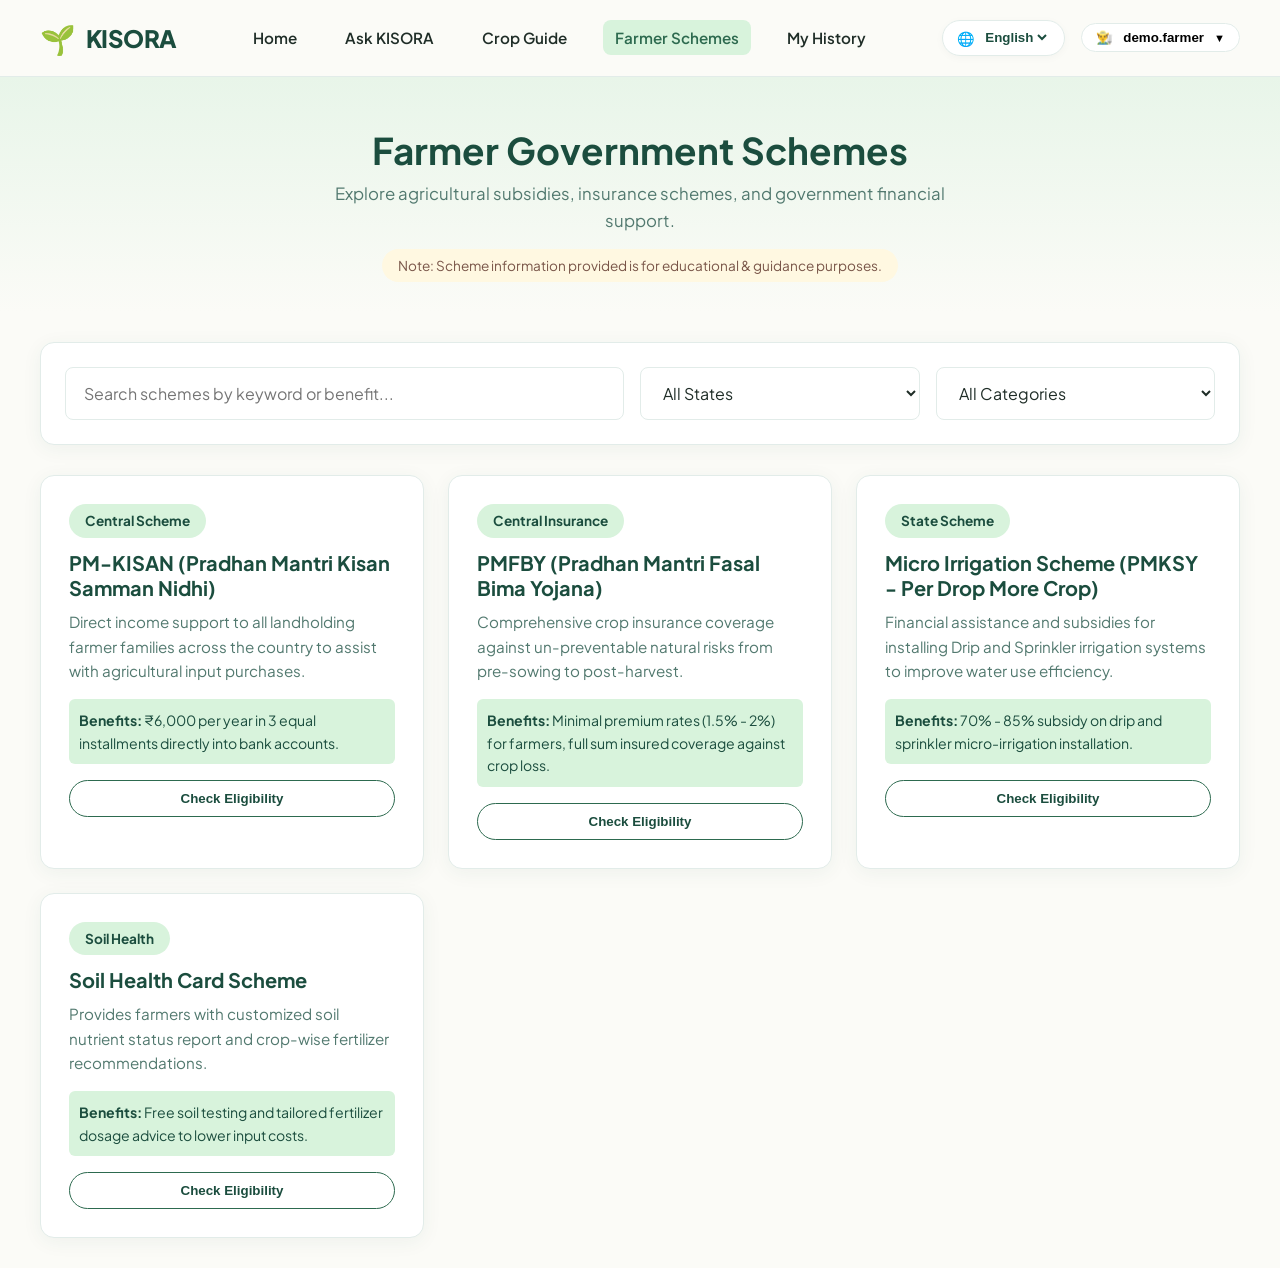
<file: Frontend/schemes.html>
<!DOCTYPE html>
<html lang="en">
<head>
    <meta charset="UTF-8">
    <meta name="viewport" content="width=device-width, initial-scale=1.0">
    <title>Farmer Schemes - 🌱 KISORA</title>
    <link href="https://fonts.googleapis.com/css2?family=Plus+Jakarta+Sans:wght@400;500;600;700;800&display=swap" rel="stylesheet">
    <link rel="stylesheet" href="css/style.css">
</head>
<body>

    <!-- Navbar -->
    <nav class="navbar">
        <div class="container navbar-inner">
            <a href="index.html" class="brand-logo">
                <span class="brand-icon">🌱</span>
                <span data-i18n="brandName">KISORA</span>
            </a>

            <ul class="nav-links">
                <li><a href="index.html" class="nav-link" data-i18n="navHome">Home</a></li>
                <li><a href="ask.html" class="nav-link" data-i18n="navAsk">Ask KISORA</a></li>
                <li><a href="crops.html" class="nav-link" data-i18n="navCrops">Crop Guide</a></li>
                <li><a href="schemes.html" class="nav-link active" data-i18n="navSchemes">Farmer Schemes</a></li>
                <li><a href="history.html" class="nav-link" data-i18n="navHistory">My History</a></li>
            </ul>

            <div class="nav-right">
                <div class="website-lang-picker">
                    <span>🌐</span>
                    <select id="websiteLangSelect" onchange="i18n.setLang(this.value)">
                        <option value="en">English</option>
                        <option value="hi">हिन्दी</option>
                        <option value="gu">ગુજરાતી</option>
                    </select>
                </div>

                <div id="navAuthArea">
                    <a href="login.html" class="btn-primary" data-i18n="navLogin">Login / Sign Up</a>
                </div>

                <button class="mobile-toggle" onclick="toggleMobileMenu()">☰</button>
            </div>
        </div>

        <div class="mobile-menu" id="mobileMenu">
            <a href="index.html" class="nav-link" data-i18n="navHome">Home</a>
            <a href="ask.html" class="nav-link" data-i18n="navAsk">Ask KISORA</a>
            <a href="crops.html" class="nav-link" data-i18n="navCrops">Crop Guide</a>
            <a href="schemes.html" class="nav-link active" data-i18n="navSchemes">Farmer Schemes</a>
            <a href="history.html" class="nav-link" data-i18n="navHistory">My History</a>
            <a href="saved.html" class="nav-link" data-i18n="navSaved">Saved Advice</a>
            <a href="login.html" class="btn-primary" data-i18n="navLogin" style="text-align: center; margin-top: 10px;">Login / Sign Up</a>
        </div>
    </nav>

    <!-- Header -->
    <div style="background: linear-gradient(180deg, #e8f5e9 0%, var(--bg-cream) 100%); padding: 50px 0 30px 0; text-align: center;">
        <div class="container">
            <h1 style="font-size: 2.3rem; margin-bottom: 8px;" data-i18n="schemesTitle">Farmer Government Schemes</h1>
            <p style="color: var(--text-muted); font-size: 1.05rem; max-width: 650px; margin: 0 auto;" data-i18n="schemesSubtitle">
                Explore agricultural subsidies, insurance schemes, and government financial support.
            </p>
            <p style="font-size: 0.85rem; color: #795548; background: #fff8e1; display: inline-block; padding: 6px 16px; border-radius: 20px; margin-top: 14px;" data-i18n="schemesNotice">
                Note: Scheme information provided is for educational & guidance purposes.
            </p>
        </div>
    </div>

    <!-- Filter & Search Section -->
    <main class="container" style="padding: 30px 20px;">
        <div class="card" style="margin-bottom: 30px; padding: 24px;">
            <div style="display: grid; grid-template-columns: 2fr 1fr 1fr; gap: 16px;">
                <input type="text" id="searchScheme" class="form-control" placeholder="Search schemes by keyword..." oninput="filterSchemes()" data-i18n="searchSchemesPlaceholder">
                <select id="filterState" class="form-control" onchange="filterSchemes()">
                    <option value="" data-i18n="filterStateAll">All States / Central</option>
                    <option value="Gujarat">Gujarat</option>
                    <option value="Kerala">Kerala</option>
                    <option value="Punjab">Punjab</option>
                    <option value="Central">Central Govt</option>
                </select>
                <select id="filterCategory" class="form-control" onchange="filterSchemes()">
                    <option value="" data-i18n="filterCategoryAll">All Categories</option>
                    <option value="Income Support">Income Support</option>
                    <option value="Crop Insurance">Crop Insurance</option>
                    <option value="Irrigation">Irrigation</option>
                    <option value="Soil & Seeds">Soil & Seeds</option>
                </select>
            </div>
        </div>

        <!-- Schemes Grid -->
        <div id="schemesGrid" class="features-grid">

            <!-- Scheme 1 -->
            <div class="card scheme-card" data-state="Central" data-category="Income Support">
                <div class="badge" style="margin-bottom: 12px;">Central Scheme</div>
                <h3 class="card-title">PM-KISAN (Pradhan Mantri Kisan Samman Nidhi)</h3>
                <p class="card-text" style="margin-bottom: 16px;">
                    Direct income support to all landholding farmer families across the country to assist with agricultural input purchases.
                </p>
                <div style="font-size: 0.88rem; color: var(--primary-deep); margin-bottom: 16px; background: var(--primary-soft); padding: 10px; border-radius: 6px;">
                    <strong>Benefits:</strong> ₹6,000 per year in 3 equal installments directly into bank accounts.
                </div>
                <button class="btn-secondary" style="width: 100%;" onclick="openSchemeModal('PM-KISAN', 'All landholding farmers with valid Aadhaar-linked bank accounts.', 'Aadhaar Card, Land Record documents, Bank Passbook.', 'Apply online at pmkisan.gov.in or visit local Common Service Centre (CSC).')">
                    <span data-i18n="btnCheckEligibility">Check Eligibility</span>
                </button>
            </div>

            <!-- Scheme 2 -->
            <div class="card scheme-card" data-state="Central" data-category="Crop Insurance">
                <div class="badge" style="margin-bottom: 12px;">Central Insurance</div>
                <h3 class="card-title">PMFBY (Pradhan Mantri Fasal Bima Yojana)</h3>
                <p class="card-text" style="margin-bottom: 16px;">
                    Comprehensive crop insurance coverage against un-preventable natural risks from pre-sowing to post-harvest.
                </p>
                <div style="font-size: 0.88rem; color: var(--primary-deep); margin-bottom: 16px; background: var(--primary-soft); padding: 10px; border-radius: 6px;">
                    <strong>Benefits:</strong> Minimal premium rates (1.5% - 2%) for farmers, full sum insured coverage against crop loss.
                </div>
                <button class="btn-secondary" style="width: 100%;" onclick="openSchemeModal('PMFBY', 'Farmers growing notified crops in notified areas including sharecroppers.', 'Land ownership / lease agreement, Sowing certificate, Bank details.', 'Enroll via bank branch, CSC, or official portal pmfby.gov.in.')">
                    <span data-i18n="btnCheckEligibility">Check Eligibility</span>
                </button>
            </div>

            <!-- Scheme 3 -->
            <div class="card scheme-card" data-state="Gujarat" data-category="Irrigation">
                <div class="badge" style="margin-bottom: 12px;">State Scheme</div>
                <h3 class="card-title">Micro Irrigation Scheme (PMKSY - Per Drop More Crop)</h3>
                <p class="card-text" style="margin-bottom: 16px;">
                    Financial assistance and subsidies for installing Drip and Sprinkler irrigation systems to improve water use efficiency.
                </p>
                <div style="font-size: 0.88rem; color: var(--primary-deep); margin-bottom: 16px; background: var(--primary-soft); padding: 10px; border-radius: 6px;">
                    <strong>Benefits:</strong> 70% - 85% subsidy on drip and sprinkler micro-irrigation installation.
                </div>
                <button class="btn-secondary" style="width: 100%;" onclick="openSchemeModal('Micro Irrigation Subsidy', 'All farmers owning agricultural land with a viable water source.', '7/12 land document, 8A certificate, Bank Passbook, Electricity bill.', 'Submit application on state Gujarat Green Revolution Company (GGRC) portal.')">
                    <span data-i18n="btnCheckEligibility">Check Eligibility</span>
                </button>
            </div>

            <!-- Scheme 4 -->
            <div class="card scheme-card" data-state="Central" data-category="Soil & Seeds">
                <div class="badge" style="margin-bottom: 12px;">Soil Health</div>
                <h3 class="card-title">Soil Health Card Scheme</h3>
                <p class="card-text" style="margin-bottom: 16px;">
                    Provides farmers with customized soil nutrient status report and crop-wise fertilizer recommendations.
                </p>
                <div style="font-size: 0.88rem; color: var(--primary-deep); margin-bottom: 16px; background: var(--primary-soft); padding: 10px; border-radius: 6px;">
                    <strong>Benefits:</strong> Free soil testing and tailored fertilizer dosage advice to lower input costs.
                </div>
                <button class="btn-secondary" style="width: 100%;" onclick="openSchemeModal('Soil Health Card', 'All farmers across all districts.', 'Land parcel details and farmer registration.', 'Contact local Agriculture Extension Officer or district soil testing laboratory.')">
                    <span data-i18n="btnCheckEligibility">Check Eligibility</span>
                </button>
            </div>

        </div>
    </main>

    <!-- Scheme Details Modal -->
    <div id="schemeModal" style="display: none; position: fixed; inset: 0; background: rgba(0,0,0,0.5); z-index: 2000; align-items: center; justify-content: center; padding: 20px;">
        <div class="card" style="max-width: 600px; width: 100%; position: relative; padding: 32px;">
            <button onclick="closeSchemeModal()" style="position: absolute; right: 20px; top: 20px; background: none; border: none; font-size: 1.5rem; cursor: pointer; color: var(--text-muted);">✖</button>

            <h2 id="mSchemeTitle" style="margin-bottom: 16px; color: var(--primary-deep);"></h2>
            <div style="display: flex; flex-direction: column; gap: 14px;">
                <div>
                    <strong style="color: var(--primary-main);">✅ Eligibility:</strong>
                    <p id="mEligibility" style="margin-top: 4px; color: var(--text-dark);"></p>
                </div>
                <div>
                    <strong style="color: var(--primary-main);">📄 Required Documents:</strong>
                    <p id="mDocuments" style="margin-top: 4px; color: var(--text-dark);"></p>
                </div>
                <div>
                    <strong style="color: var(--primary-main);">📝 How to Apply:</strong>
                    <p id="mApply" style="margin-top: 4px; color: var(--text-dark);"></p>
                </div>
            </div>
            <button class="btn-primary" style="width: 100%; margin-top: 24px;" onclick="closeSchemeModal()">Got it ✓</button>
        </div>
    </div>

    <script src="js/i18n.js"></script>
    <script src="js/auth.js"></script>
    <script>
        function filterSchemes() {
            const query = document.getElementById('searchScheme').value.toLowerCase();
            const state = document.getElementById('filterState').value;
            const category = document.getElementById('filterCategory').value;

            document.querySelectorAll('.scheme-card').forEach(card => {
                const text = card.innerText.toLowerCase();
                const cardState = card.getAttribute('data-state');
                const cardCategory = card.getAttribute('data-category');

                const matchQuery = !query || text.includes(query);
                const matchState = !state || cardState === state || cardState === 'Central';
                const matchCat = !category || cardCategory === category;

                card.style.display = (matchQuery && matchState && matchCat) ? 'block' : 'none';
            });
        }

        function openSchemeModal(title, eligibility, documents, apply) {
            document.getElementById('mSchemeTitle').innerText = title;
            document.getElementById('mEligibility').innerText = eligibility;
            document.getElementById('mDocuments').innerText = documents;
            document.getElementById('mApply').innerText = apply;
            document.getElementById('schemeModal').style.display = 'flex';
        }

        function closeSchemeModal() {
            document.getElementById('schemeModal').style.display = 'none';
        }

        function toggleMobileMenu() {
            const menu = document.getElementById('mobileMenu');
            menu.classList.toggle('open');
        }

        document.addEventListener('DOMContentLoaded', () => {
            const user = authService.getUser();
            const navAuthArea = document.getElementById('navAuthArea');
            if (user && navAuthArea) {
                navAuthArea.innerHTML = `
                    <div class="user-dropdown">
                        <button class="user-avatar-btn" onclick="toggleUserDropdown()">
                            <span>👨‍🌾</span>
                            <span>${user.name}</span>
                            <small>▼</small>
                        </button>
                        <div class="dropdown-menu" id="userDropdownMenu">
                            <a href="dashboard.html" class="dropdown-item">📊 <span data-i18n="navDashboard">Dashboard</span></a>
                            <a href="profile.html" class="dropdown-item">👤 <span data-i18n="navProfile">Profile</span></a>
                            <a href="history.html" class="dropdown-item">📜 <span data-i18n="navHistory">My Questions</span></a>
                            <a href="saved.html" class="dropdown-item">❤️ <span data-i18n="navSaved">Saved Advice</span></a>
                            <a href="settings.html" class="dropdown-item">⚙️ <span data-i18n="navSettings">Settings</span></a>
                            <a href="#" onclick="authService.logout()" class="dropdown-item" style="color: #e63946;">🚪 <span data-i18n="navLogout">Logout</span></a>
                        </div>
                    </div>
                `;
            }
        });

        function toggleUserDropdown() {
            const dropdown = document.getElementById('userDropdownMenu');
            if (dropdown) dropdown.classList.toggle('show');
        }
    </script>
</body>
</html>
</file>
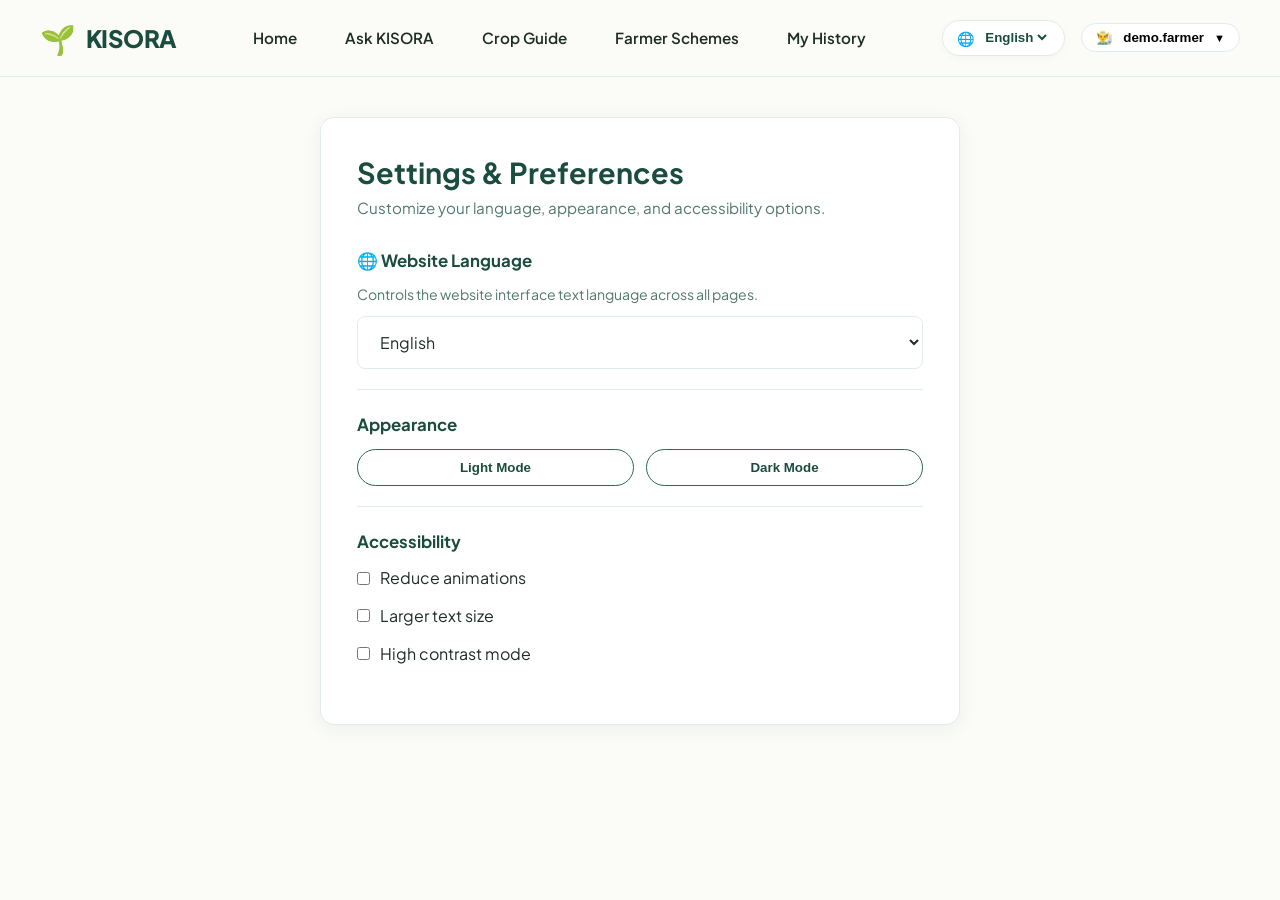
<file: Frontend/settings.html>
<!DOCTYPE html>
<html lang="en">
<head>
    <meta charset="UTF-8">
    <meta name="viewport" content="width=device-width, initial-scale=1.0">
    <title>Settings - 🌱 KISORA</title>
    <link href="https://fonts.googleapis.com/css2?family=Plus+Jakarta+Sans:wght@400;500;600;700;800&display=swap" rel="stylesheet">
    <link rel="stylesheet" href="css/style.css">
</head>
<body>

    <!-- Navbar -->
    <nav class="navbar">
        <div class="container navbar-inner">
            <a href="index.html" class="brand-logo">
                <span class="brand-icon">🌱</span>
                <span data-i18n="brandName">KISORA</span>
            </a>

            <ul class="nav-links">
                <li><a href="index.html" class="nav-link" data-i18n="navHome">Home</a></li>
                <li><a href="ask.html" class="nav-link" data-i18n="navAsk">Ask KISORA</a></li>
                <li><a href="crops.html" class="nav-link" data-i18n="navCrops">Crop Guide</a></li>
                <li><a href="schemes.html" class="nav-link" data-i18n="navSchemes">Farmer Schemes</a></li>
                <li><a href="history.html" class="nav-link" data-i18n="navHistory">My History</a></li>
            </ul>

            <div class="nav-right">
                <div class="website-lang-picker">
                    <span>🌐</span>
                    <select id="websiteLangSelect" onchange="i18n.setLang(this.value)">
                        <option value="en">English</option>
                        <option value="hi">हिन्दी</option>
                        <option value="gu">ગુજરાતી</option>
                    </select>
                </div>

                <div id="navAuthArea">
                    <a href="login.html" class="btn-primary" data-i18n="navLogin">Login / Sign Up</a>
                </div>

                <button class="mobile-toggle" onclick="toggleMobileMenu()">☰</button>
            </div>
        </div>

        <div class="mobile-menu" id="mobileMenu">
            <a href="index.html" class="nav-link" data-i18n="navHome">Home</a>
            <a href="ask.html" class="nav-link" data-i18n="navAsk">Ask KISORA</a>
            <a href="crops.html" class="nav-link" data-i18n="navCrops">Crop Guide</a>
            <a href="schemes.html" class="nav-link" data-i18n="navSchemes">Farmer Schemes</a>
            <a href="history.html" class="nav-link" data-i18n="navHistory">My History</a>
            <a href="saved.html" class="nav-link" data-i18n="navSaved">Saved Advice</a>
            <a href="login.html" class="btn-primary" data-i18n="navLogin" style="text-align: center; margin-top: 10px;">Login / Sign Up</a>
        </div>
    </nav>

    <main class="container" style="padding: 40px 20px; max-width: 680px;">
        <div class="card" style="padding: 36px;">
            <h2 style="font-size: 1.8rem; margin-bottom: 6px;" data-i18n="settingsTitle">Settings & Preferences</h2>
            <p style="color: var(--text-muted); font-size: 0.95rem; margin-bottom: 28px;" data-i18n="settingsSubtitle">Customize your language, appearance, and accessibility options.</p>

            <!-- Website Language Section -->
            <div class="form-group" style="border-bottom: 1px solid var(--border-light); padding-bottom: 20px;">
                <label class="form-label" style="font-size: 1.05rem;" data-i18n="websiteLangLabel">🌐 Website Language</label>
                <p style="color: var(--text-muted); font-size: 0.88rem; margin-bottom: 10px;">Controls the website interface text language across all pages.</p>
                <select class="form-control" onchange="i18n.setLang(this.value); showToast('Language changed ✓');">
                    <option value="en">English</option>
                    <option value="hi">हिन्दी (Hindi)</option>
                    <option value="gu">ગુજરાતી (Gujarati)</option>
                </select>
            </div>

            <!-- Appearance Section -->
            <div class="form-group" style="border-bottom: 1px solid var(--border-light); padding-bottom: 20px; margin-top: 20px;">
                <label class="form-label" style="font-size: 1.05rem;" data-i18n="sectionAppearance">Appearance</label>
                <div style="display: flex; gap: 12px; margin-top: 10px;">
                    <button class="btn-secondary" style="flex: 1;" onclick="showToast('Theme set to Light Mode')" data-i18n="themeLight">☀️ Light Mode</button>
                    <button class="btn-secondary" style="flex: 1;" onclick="showToast('Theme set to Dark Mode')" data-i18n="themeDark">🌙 Dark Mode</button>
                </div>
            </div>

            <!-- Accessibility Section -->
            <div class="form-group" style="margin-top: 20px;">
                <label class="form-label" style="font-size: 1.05rem;" data-i18n="sectionAccessibility">Accessibility</label>
                <div style="display: flex; flex-direction: column; gap: 12px; margin-top: 10px;">
                    <label style="display: flex; align-items: center; gap: 10px; cursor: pointer;">
                        <input type="checkbox" onchange="showToast('Motion preferences updated')">
                        <span data-i18n="accReduceMotion">Reduce animations</span>
                    </label>
                    <label style="display: flex; align-items: center; gap: 10px; cursor: pointer;">
                        <input type="checkbox" onchange="showToast('Text size updated')">
                        <span data-i18n="accLargeText">Larger text size</span>
                    </label>
                    <label style="display: flex; align-items: center; gap: 10px; cursor: pointer;">
                        <input type="checkbox" onchange="showToast('Contrast updated')">
                        <span data-i18n="accHighContrast">High contrast mode</span>
                    </label>
                </div>
            </div>

        </div>
    </main>

    <!-- Toast Container -->
    <div id="toastContainer" class="toast-container"></div>

    <script src="js/i18n.js"></script>
    <script src="js/auth.js"></script>
    <script>
        document.addEventListener('DOMContentLoaded', () => {
            const user = authService.getUser();
            const navAuthArea = document.getElementById('navAuthArea');
            if (user && navAuthArea) {
                navAuthArea.innerHTML = `
                    <div class="user-dropdown">
                        <button class="user-avatar-btn" onclick="toggleUserDropdown()">
                            <span>👨‍🌾</span>
                            <span>${user.name}</span>
                            <small>▼</small>
                        </button>
                        <div class="dropdown-menu" id="userDropdownMenu">
                            <a href="dashboard.html" class="dropdown-item">📊 <span data-i18n="navDashboard">Dashboard</span></a>
                            <a href="profile.html" class="dropdown-item">👤 <span data-i18n="navProfile">Profile</span></a>
                            <a href="history.html" class="dropdown-item">📜 <span data-i18n="navHistory">My Questions</span></a>
                            <a href="saved.html" class="dropdown-item">❤️ <span data-i18n="navSaved">Saved Advice</span></a>
                            <a href="settings.html" class="dropdown-item">⚙️ <span data-i18n="navSettings">Settings</span></a>
                            <a href="#" onclick="authService.logout()" class="dropdown-item" style="color: #e63946;">🚪 <span data-i18n="navLogout">Logout</span></a>
                        </div>
                    </div>
                `;
            }
        });

        function toggleUserDropdown() {
            const dropdown = document.getElementById('userDropdownMenu');
            if (dropdown) dropdown.classList.toggle('show');
        }

        function toggleMobileMenu() {
            const menu = document.getElementById('mobileMenu');
            menu.classList.toggle('open');
        }

        function showToast(message) {
            const container = document.getElementById('toastContainer');
            const toast = document.createElement('div');
            toast.className = 'toast';
            toast.innerHTML = `<span>✓</span> <span>${message}</span>`;
            container.appendChild(toast);
            setTimeout(() => toast.remove(), 3000);
        }
    </script>
</body>
</html>
</file>
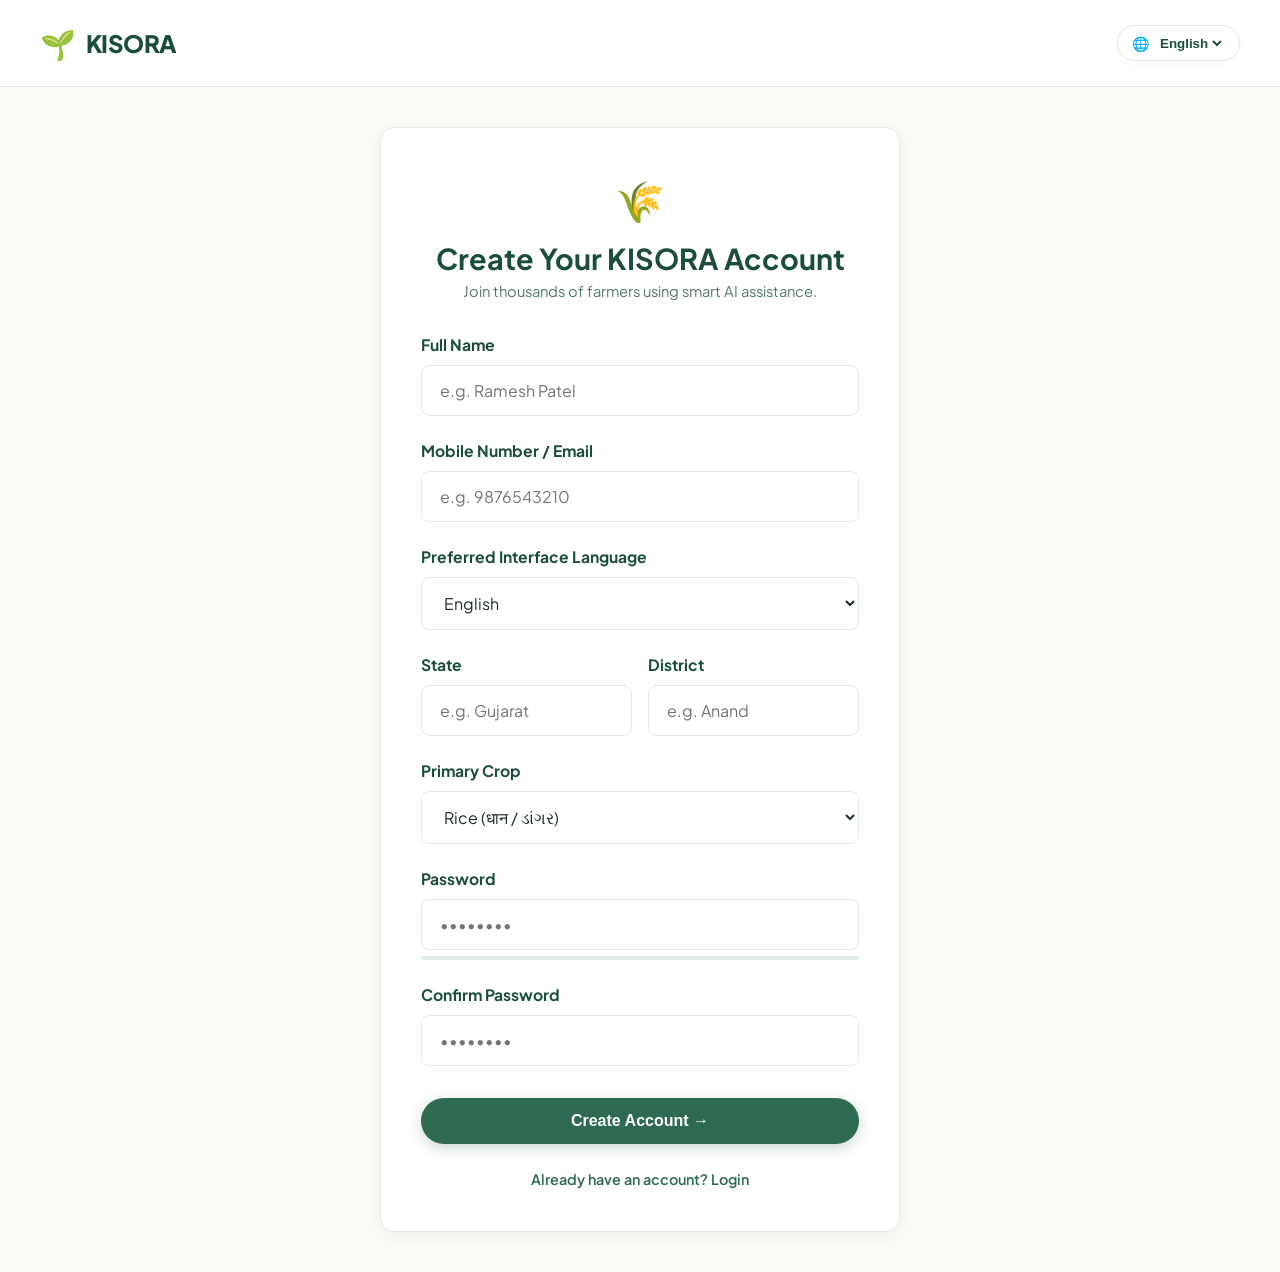
<file: Frontend/signup.html>
<!DOCTYPE html>
<html lang="en">
<head>
    <meta charset="UTF-8">
    <meta name="viewport" content="width=device-width, initial-scale=1.0">
    <title>Sign Up - 🌱 KISORA</title>
    <link href="https://fonts.googleapis.com/css2?family=Plus+Jakarta+Sans:wght@400;500;600;700;800&display=swap" rel="stylesheet">
    <link rel="stylesheet" href="css/style.css">
</head>
<body style="background: var(--bg-cream); min-height: 100vh; display: flex; flex-direction: column;">

    <header style="padding: 20px 0; border-bottom: 1px solid var(--border-light); background: #ffffff;">
        <div class="container" style="display: flex; justify-content: space-between; align-items: center;">
            <a href="index.html" class="brand-logo">
                <span class="brand-icon">🌱</span>
                <span data-i18n="brandName">KISORA</span>
            </a>
            <div class="website-lang-picker">
                <span>🌐</span>
                <select id="websiteLangSelect" onchange="i18n.setLang(this.value)">
                    <option value="en">English</option>
                    <option value="hi">हिन्दी</option>
                    <option value="gu">ગુજરાતી</option>
                </select>
            </div>
        </div>
    </header>

    <main style="flex: 1; display: flex; align-items: center; justify-content: center; padding: 40px 20px;">
        <div class="card" style="max-width: 520px; width: 100%; padding: 40px;">
            <div style="text-align: center; margin-bottom: 28px;">
                <span style="font-size: 2.5rem;">🌾</span>
                <h2 style="font-size: 1.8rem; margin-top: 8px;" data-i18n="signupTitle">Create Your KISORA Account</h2>
                <p style="color: var(--text-muted); font-size: 0.92rem; margin-top: 4px;" data-i18n="signupSubtitle">Join thousands of farmers using smart AI assistance.</p>
            </div>

            <form id="signupForm" onsubmit="handleSignup(event)">
                <div class="form-group">
                    <label class="form-label" data-i18n="labelFullName">Full Name</label>
                    <input type="text" id="fullName" class="form-control" placeholder="e.g. Ramesh Patel" required>
                </div>

                <div class="form-group">
                    <label class="form-label" data-i18n="labelMobileEmail">Mobile Number or Email</label>
                    <input type="text" id="identifier" class="form-control" placeholder="e.g. 9876543210" required>
                </div>

                <div class="form-group">
                    <label class="form-label" data-i18n="labelPrefLang">Preferred Interface Language</label>
                    <select id="prefLang" class="form-control" onchange="i18n.setLang(this.value)">
                        <option value="en">English</option>
                        <option value="hi">हिन्दी</option>
                        <option value="gu">ગુજરાતી</option>
                    </select>
                </div>

                <div style="display: grid; grid-template-columns: 1fr 1fr; gap: 16px;">
                    <div class="form-group">
                        <label class="form-label" data-i18n="labelState">State</label>
                        <input type="text" id="state" class="form-control" placeholder="e.g. Gujarat">
                    </div>
                    <div class="form-group">
                        <label class="form-label" data-i18n="labelDistrict">District</label>
                        <input type="text" id="district" class="form-control" placeholder="e.g. Anand">
                    </div>
                </div>

                <div class="form-group">
                    <label class="form-label" data-i18n="labelPrimaryCrop">Primary Crop</label>
                    <select id="primaryCrop" class="form-control">
                        <option value="rice">Rice (धान / ડાંગર)</option>
                        <option value="wheat">Wheat (गेहूं / ઘઉં)</option>
                        <option value="cotton">Cotton (कपास / કપાસ)</option>
                        <option value="groundnut">Groundnut (मूंगफली / મગફળી)</option>
                        <option value="vegetables">Vegetables (सब्जियां / શાકભાજી)</option>
                        <option value="other">Other</option>
                    </select>
                </div>

                <div class="form-group">
                    <label class="form-label" data-i18n="labelPassword">Password</label>
                    <input type="password" id="password" class="form-control" placeholder="••••••••" onkeyup="checkPasswordStrength(this.value)" required>
                    <div id="strengthBar" style="height: 4px; background: var(--border-light); border-radius: 2px; margin-top: 6px; transition: all 0.3s;"></div>
                </div>

                <div class="form-group">
                    <label class="form-label" data-i18n="labelConfirmPassword">Confirm Password</label>
                    <input type="password" id="confirmPassword" class="form-control" placeholder="••••••••" required>
                </div>

                <button type="submit" class="btn-primary" style="width: 100%; padding: 14px; font-size: 1rem; margin-top: 10px;" data-i18n="btnSignupSubmit">Create Account →</button>
            </form>

            <div style="text-align: center; margin-top: 24px; font-size: 0.9rem;">
                <a href="login.html" style="font-weight: 600;" data-i18n="alreadyAccount">Already have an account? Login</a>
            </div>
        </div>
    </main>

    <script src="js/i18n.js"></script>
    <script src="js/auth.js"></script>
    <script>
        function checkPasswordStrength(val) {
            const bar = document.getElementById('strengthBar');
            if (val.length === 0) bar.style.width = '0%';
            else if (val.length < 6) { bar.style.width = '33%'; bar.style.background = '#e63946'; }
            else if (val.length < 10) { bar.style.width = '66%'; bar.style.background = '#f4a261'; }
            else { bar.style.width = '100%'; bar.style.background = '#2d6a4f'; }
        }

        function handleSignup(e) {
            e.preventDefault();
            const data = {
                fullName: document.getElementById('fullName').value,
                identifier: document.getElementById('identifier').value,
                websiteLanguage: document.getElementById('prefLang').value,
                state: document.getElementById('state').value,
                district: document.getElementById('district').value,
                primaryCrop: document.getElementById('primaryCrop').value,
                password: document.getElementById('password').value,
                confirmPassword: document.getElementById('confirmPassword').value
            };

            try {
                authService.signup(data);
                window.location.href = 'onboarding.html';
            } catch (err) {
                alert(err.message);
            }
        }
    </script>
</body>
</html>
</file>
<file: Frontend/css/style.css>
/*
 * 🌱 KISORA Visual Design System & Stylesheet
 * Brand colors: Deep agricultural green, Fresh leaf green, Warm off-white, Golden yellow accent.
 */

:root {
    /* Color Palette */
    --primary-deep: #1b4d3e;
    --primary-main: #2d6a4f;
    --primary-light: #40916c;
    --primary-soft: #d8f3dc;
    --accent-gold: #e9c46a;
    --accent-amber: #f4a261;
    --bg-cream: #fbfbf7;
    --bg-card: #ffffff;
    --text-dark: #1f2d27;
    --text-muted: #52796f;
    --border-light: #e2ece9;
    --border-hover: #b7e4c7;
    --shadow-soft: 0 4px 20px rgba(27, 77, 62, 0.06);
    --shadow-hover: 0 10px 30px rgba(27, 77, 62, 0.12);
    --radius-sm: 8px;
    --radius-md: 14px;
    --radius-lg: 22px;
    --transition-fast: 0.2s ease;
    --transition-normal: 0.3s cubic-bezier(0.4, 0, 0.2, 1);
}

/* Reset & Base Styles */
* {
    box-sizing: border-box;
    margin: 0;
    padding: 0;
}

body {
    font-family: 'Plus Jakarta Sans', system-ui, -apple-system, BlinkMacSystemFont, 'Segoe UI', Roboto, sans-serif;
    background-color: var(--bg-cream);
    color: var(--text-dark);
    line-height: 1.6;
    overflow-x: hidden;
}

a {
    color: var(--primary-main);
    text-decoration: none;
    transition: color var(--transition-fast);
}

a:hover {
    color: var(--primary-deep);
}

/* Typography */
h1, h2, h3, h4, h5 {
    color: var(--primary-deep);
    font-weight: 700;
    line-height: 1.25;
}

/* Layout Utilities */
.container {
    max-width: 1240px;
    margin: 0 auto;
    padding: 0 20px;
}

/* Navbar */
.navbar {
    position: sticky;
    top: 0;
    z-index: 1000;
    background: rgba(251, 251, 247, 0.85);
    backdrop-filter: blur(12px);
    -webkit-backdrop-filter: blur(12px);
    border-bottom: 1px solid var(--border-light);
    transition: all var(--transition-normal);
}

.navbar-inner {
    display: flex;
    align-items: center;
    justify-content: space-between;
    height: 76px;
}

.brand-logo {
    display: flex;
    align-items: center;
    gap: 10px;
    font-size: 1.5rem;
    font-weight: 800;
    color: var(--primary-deep);
    letter-spacing: -0.5px;
}

.brand-icon {
    font-size: 1.8rem;
    display: inline-block;
    animation: gentleLeaf 3s infinite ease-in-out;
}

@keyframes gentleLeaf {
    0%, 100% { transform: rotate(0deg); }
    50% { transform: rotate(8deg); }
}

.nav-links {
    display: flex;
    align-items: center;
    gap: 24px;
    list-style: none;
}

.nav-link {
    font-weight: 600;
    font-size: 0.95rem;
    color: var(--text-dark);
    padding: 8px 12px;
    border-radius: var(--radius-sm);
    transition: all var(--transition-fast);
}

.nav-link:hover, .nav-link.active {
    color: var(--primary-main);
    background: var(--primary-soft);
}

.nav-right {
    display: flex;
    align-items: center;
    gap: 16px;
}

.website-lang-picker {
    display: flex;
    align-items: center;
    gap: 6px;
    background: #ffffff;
    border: 1px solid var(--border-light);
    border-radius: 30px;
    padding: 6px 14px;
    font-size: 0.88rem;
    font-weight: 600;
    color: var(--primary-deep);
    box-shadow: 0 2px 8px rgba(0,0,0,0.03);
}

.website-lang-picker select {
    border: none;
    background: transparent;
    font-weight: 600;
    color: var(--primary-deep);
    outline: none;
    cursor: pointer;
}

.btn-primary {
    background: var(--primary-main);
    color: #ffffff !important;
    font-weight: 600;
    padding: 10px 22px;
    border-radius: 30px;
    border: none;
    cursor: pointer;
    box-shadow: 0 4px 14px rgba(45, 106, 79, 0.25);
    transition: all var(--transition-fast);
    display: inline-flex;
    align-items: center;
    justify-content: center;
    gap: 8px;
}

.btn-primary:hover {
    background: var(--primary-deep);
    transform: translateY(-2px);
    box-shadow: 0 6px 20px rgba(45, 106, 79, 0.35);
}

.btn-primary:active {
    transform: translateY(0);
}

.btn-secondary {
    background: #ffffff;
    color: var(--primary-deep) !important;
    font-weight: 600;
    padding: 10px 22px;
    border-radius: 30px;
    border: 1.5px solid var(--primary-main);
    cursor: pointer;
    transition: all var(--transition-fast);
    display: inline-flex;
    align-items: center;
    justify-content: center;
    gap: 8px;
}

.btn-secondary:hover {
    background: var(--primary-soft);
    transform: translateY(-2px);
}

/* User Menu Dropdown */
.user-dropdown {
    position: relative;
}

.user-avatar-btn {
    display: flex;
    align-items: center;
    gap: 10px;
    background: #ffffff;
    border: 1px solid var(--border-light);
    padding: 6px 14px;
    border-radius: 30px;
    cursor: pointer;
    font-weight: 600;
}

.dropdown-menu {
    position: absolute;
    right: 0;
    top: 50px;
    width: 200px;
    background: #ffffff;
    border: 1px solid var(--border-light);
    border-radius: var(--radius-md);
    box-shadow: var(--shadow-hover);
    display: none;
    flex-direction: column;
    padding: 8px 0;
    z-index: 1000;
}

.dropdown-menu.show {
    display: flex;
}

.dropdown-item {
    padding: 10px 18px;
    color: var(--text-dark);
    font-size: 0.9rem;
    font-weight: 500;
    display: flex;
    align-items: center;
    gap: 10px;
    cursor: pointer;
}

.dropdown-item:hover {
    background: var(--primary-soft);
    color: var(--primary-deep);
}

/* Mobile Nav Toggle */
.mobile-toggle {
    display: none;
    font-size: 1.6rem;
    background: none;
    border: none;
    color: var(--primary-deep);
    cursor: pointer;
}

.mobile-menu {
    display: none;
    flex-direction: column;
    gap: 12px;
    background: #ffffff;
    padding: 20px;
    border-bottom: 1px solid var(--border-light);
}

.mobile-menu.open {
    display: flex;
}

/* Hero Section */
.hero {
    padding: 60px 0 80px 0;
    position: relative;
}

.hero-grid {
    display: grid;
    grid-template-columns: 1.1fr 0.9fr;
    gap: 40px;
    align-items: center;
}

.badge {
    display: inline-flex;
    align-items: center;
    gap: 8px;
    background: var(--primary-soft);
    color: var(--primary-deep);
    font-weight: 700;
    font-size: 0.85rem;
    padding: 6px 16px;
    border-radius: 30px;
    margin-bottom: 20px;
}

.hero-title {
    font-size: 3.2rem;
    letter-spacing: -1px;
    margin-bottom: 20px;
    line-height: 1.15;
}

.hero-title span {
    color: var(--primary-main);
    background: linear-gradient(120deg, var(--primary-main), var(--primary-light));
    -webkit-background-clip: text;
    -webkit-text-fill-color: transparent;
}

.hero-subtitle {
    font-size: 1.15rem;
    color: var(--text-muted);
    margin-bottom: 32px;
    max-width: 540px;
}

.hero-ctas {
    display: flex;
    gap: 16px;
    flex-wrap: wrap;
}

.hero-visual {
    background: linear-gradient(135deg, #e8f5e9 0%, #c8e6c9 100%);
    border-radius: var(--radius-lg);
    padding: 30px;
    position: relative;
    box-shadow: var(--shadow-soft);
    border: 1px solid rgba(255,255,255,0.8);
    display: flex;
    flex-direction: column;
    align-items: center;
    justify-content: center;
    text-align: center;
    min-height: 380px;
}

.hero-illustration-icon {
    font-size: 5rem;
    margin-bottom: 16px;
    filter: drop-shadow(0 8px 16px rgba(0,0,0,0.1));
}

.floating-leaf {
    position: absolute;
    font-size: 2rem;
    animation: float 4s ease-in-out infinite;
}

.leaf1 { top: 20px; left: 30px; animation-delay: 0s; }
.leaf2 { bottom: 30px; right: 30px; animation-delay: 2s; }

@keyframes float {
    0%, 100% { transform: translateY(0px) rotate(0deg); }
    50% { transform: translateY(-12px) rotate(10deg); }
}

/* Stats Section */
.stats-section {
    background: #ffffff;
    padding: 40px 0;
    border-y: 1px solid var(--border-light);
    box-shadow: var(--shadow-soft);
}

.stats-grid {
    display: grid;
    grid-template-columns: repeat(4, 1fr);
    gap: 20px;
    text-align: center;
}

.stat-card {
    padding: 16px;
}

.stat-number {
    font-size: 2.2rem;
    font-weight: 800;
    color: var(--primary-main);
    margin-bottom: 4px;
}

.stat-label {
    font-size: 0.95rem;
    color: var(--text-muted);
    font-weight: 600;
}

/* Feature Cards */
.features-section {
    padding: 80px 0;
}

.section-header {
    text-align: center;
    max-width: 650px;
    margin: 0 auto 50px auto;
}

.section-title {
    font-size: 2.2rem;
    margin-bottom: 12px;
}

.section-subtitle {
    color: var(--text-muted);
    font-size: 1.05rem;
}

.features-grid {
    display: grid;
    grid-template-columns: repeat(3, 1fr);
    gap: 24px;
}

.card {
    background: var(--bg-card);
    border: 1px solid var(--border-light);
    border-radius: var(--radius-md);
    padding: 28px;
    box-shadow: var(--shadow-soft);
    transition: all var(--transition-normal);
}

.card:hover {
    transform: translateY(-4px);
    box-shadow: var(--shadow-hover);
    border-color: var(--border-hover);
}

.card-icon {
    font-size: 2rem;
    margin-bottom: 16px;
    display: inline-block;
}

.card-title {
    font-size: 1.25rem;
    margin-bottom: 10px;
}

.card-text {
    color: var(--text-muted);
    font-size: 0.95rem;
}

/* Ask KISORA Card */
.ask-container {
    max-width: 860px;
    margin: 40px auto;
}

.ask-card {
    background: #ffffff;
    border-radius: var(--radius-lg);
    border: 1px solid var(--border-light);
    box-shadow: var(--shadow-hover);
    padding: 36px;
}

.form-group {
    margin-bottom: 22px;
}

.form-label {
    display: block;
    font-weight: 700;
    color: var(--primary-deep);
    margin-bottom: 8px;
    font-size: 0.98rem;
}

.form-control, select.form-control, textarea.form-control {
    width: 100%;
    padding: 14px 18px;
    border: 1.5px solid var(--border-light);
    border-radius: var(--radius-sm);
    font-size: 1rem;
    font-family: inherit;
    color: var(--text-dark);
    background: #ffffff;
    transition: border-color var(--transition-fast);
}

.form-control:focus {
    outline: none;
    border-color: var(--primary-main);
    box-shadow: 0 0 0 4px rgba(45, 106, 79, 0.12);
}

textarea.form-control {
    resize: vertical;
    min-height: 120px;
}

.char-counter {
    text-align: right;
    font-size: 0.8rem;
    color: var(--text-muted);
    margin-top: 4px;
}

.input-actions {
    display: flex;
    gap: 12px;
    margin-top: 10px;
    flex-wrap: wrap;
}

.btn-tool {
    background: var(--bg-cream);
    border: 1px solid var(--border-light);
    border-radius: 20px;
    padding: 8px 16px;
    font-size: 0.88rem;
    font-weight: 600;
    color: var(--primary-deep);
    cursor: pointer;
    transition: all var(--transition-fast);
}

.btn-tool:hover {
    background: var(--primary-soft);
}

.quick-questions-wrapper {
    margin-top: 16px;
}

.quick-chips {
    display: flex;
    gap: 8px;
    flex-wrap: wrap;
    margin-top: 8px;
}

.chip {
    background: var(--primary-soft);
    color: var(--primary-deep);
    padding: 6px 14px;
    border-radius: 20px;
    font-size: 0.85rem;
    font-weight: 600;
    cursor: pointer;
    border: 1px solid transparent;
    transition: all var(--transition-fast);
}

.chip:hover {
    background: var(--primary-main);
    color: #ffffff;
}

/* AI Loading & Response */
.loading-box {
    background: #f4fbf7;
    border: 1.5px solid var(--border-hover);
    border-radius: var(--radius-md);
    padding: 24px;
    margin-top: 24px;
    display: none;
}

.loading-box.show {
    display: block;
}

.loading-step {
    display: flex;
    align-items: center;
    gap: 12px;
    font-weight: 600;
    margin-bottom: 8px;
    color: var(--primary-deep);
}

.loading-spinner {
    display: inline-block;
    width: 16px;
    height: 16px;
    border: 2px solid var(--primary-light);
    border-top-color: transparent;
    border-radius: 50%;
    animation: spin 0.8s linear infinite;
}

@keyframes spin {
    to { transform: rotate(360deg); }
}

.ai-response-box {
    margin-top: 32px;
    display: none;
}

.ai-response-box.show {
    display: block;
    animation: fadeInUp 0.4s ease;
}

@keyframes fadeInUp {
    from { opacity: 0; transform: translateY(12px); }
    to { opacity: 1; transform: translateY(0); }
}

.advisory-header {
    background: var(--primary-deep);
    color: #ffffff;
    padding: 16px 24px;
    border-radius: var(--radius-md) var(--radius-md) 0 0;
    display: flex;
    justify-content: space-between;
    align-items: center;
}

.advisory-body {
    background: #ffffff;
    border: 1px solid var(--border-light);
    border-top: none;
    border-radius: 0 0 var(--radius-md) var(--radius-md);
    padding: 24px;
}

.advisory-section {
    margin-bottom: 24px;
}

.advisory-section-title {
    font-size: 1.05rem;
    color: var(--primary-deep);
    border-bottom: 2px solid var(--primary-soft);
    padding-bottom: 6px;
    margin-bottom: 12px;
    display: flex;
    align-items: center;
    gap: 8px;
}

.advisory-list {
    list-style: none;
}

.advisory-list li {
    position: relative;
    padding-left: 24px;
    margin-bottom: 8px;
    font-size: 0.95rem;
}

.advisory-list li::before {
    content: "•";
    position: absolute;
    left: 8px;
    color: var(--primary-main);
    font-weight: bold;
    font-size: 1.2rem;
}

.safety-box {
    background: #fff8e1;
    border-left: 4px solid var(--accent-amber);
    padding: 14px 18px;
    border-radius: 4px;
    font-size: 0.9rem;
    color: #795548;
}

.response-actions {
    display: flex;
    gap: 12px;
    margin-top: 20px;
    padding-top: 16px;
    border-top: 1px solid var(--border-light);
    flex-wrap: wrap;
}

/* Toast Notifications */
.toast-container {
    position: fixed;
    bottom: 24px;
    right: 24px;
    z-index: 2000;
    display: flex;
    flex-direction: column;
    gap: 10px;
}

.toast {
    background: var(--primary-deep);
    color: #ffffff;
    padding: 12px 20px;
    border-radius: var(--radius-sm);
    box-shadow: var(--shadow-hover);
    font-weight: 600;
    font-size: 0.9rem;
    display: flex;
    align-items: center;
    gap: 10px;
    animation: slideInRight 0.3s ease;
}

@keyframes slideInRight {
    from { transform: translateX(100%); opacity: 0; }
    to { transform: translateX(0); opacity: 1; }
}

/* Footer */
.footer {
    background: var(--primary-deep);
    color: #e2ece9;
    padding: 60px 0 30px 0;
    margin-top: 80px;
}

.footer-grid {
    display: grid;
    grid-template-columns: 2fr 1fr 1fr 1fr;
    gap: 40px;
    margin-bottom: 40px;
}

.footer-brand h3 {
    color: #ffffff;
    font-size: 1.5rem;
    margin-bottom: 12px;
}

.footer-links-title {
    color: #ffffff;
    font-size: 1rem;
    margin-bottom: 16px;
}

.footer-links {
    list-style: none;
}

.footer-links li {
    margin-bottom: 8px;
}

.footer-links a {
    color: #b7e4c7;
    font-size: 0.9rem;
}

.footer-bottom {
    border-top: 1px solid rgba(255,255,255,0.1);
    padding-top: 24px;
    text-align: center;
    font-size: 0.85rem;
    color: #a3b18a;
}

/* Accessibility: Reduced Motion */
@media (prefers-reduced-motion: reduce) {
    *, ::before, ::after {
        animation-duration: 0.01ms !important;
        animation-iteration-count: 1 !important;
        transition-duration: 0.01ms !important;
        scroll-behavior: auto !important;
    }
}

/* Responsive Media Queries */
@media (max-width: 992px) {
    .hero-grid {
        grid-template-columns: 1fr;
    }

    .features-grid {
        grid-template-columns: repeat(2, 1fr);
    }

    .stats-grid {
        grid-template-columns: repeat(2, 1fr);
    }

    .footer-grid {
        grid-template-columns: 1fr 1fr;
    }
}

@media (max-width: 768px) {
    .nav-links, .nav-right .btn-primary {
        display: none;
    }

    .mobile-toggle {
        display: block;
    }

    .hero-title {
        font-size: 2.3rem;
    }

    .features-grid {
        grid-template-columns: 1fr;
    }

    .footer-grid {
        grid-template-columns: 1fr;
    }

    .ask-card {
        padding: 20px;
    }
}
</file>
